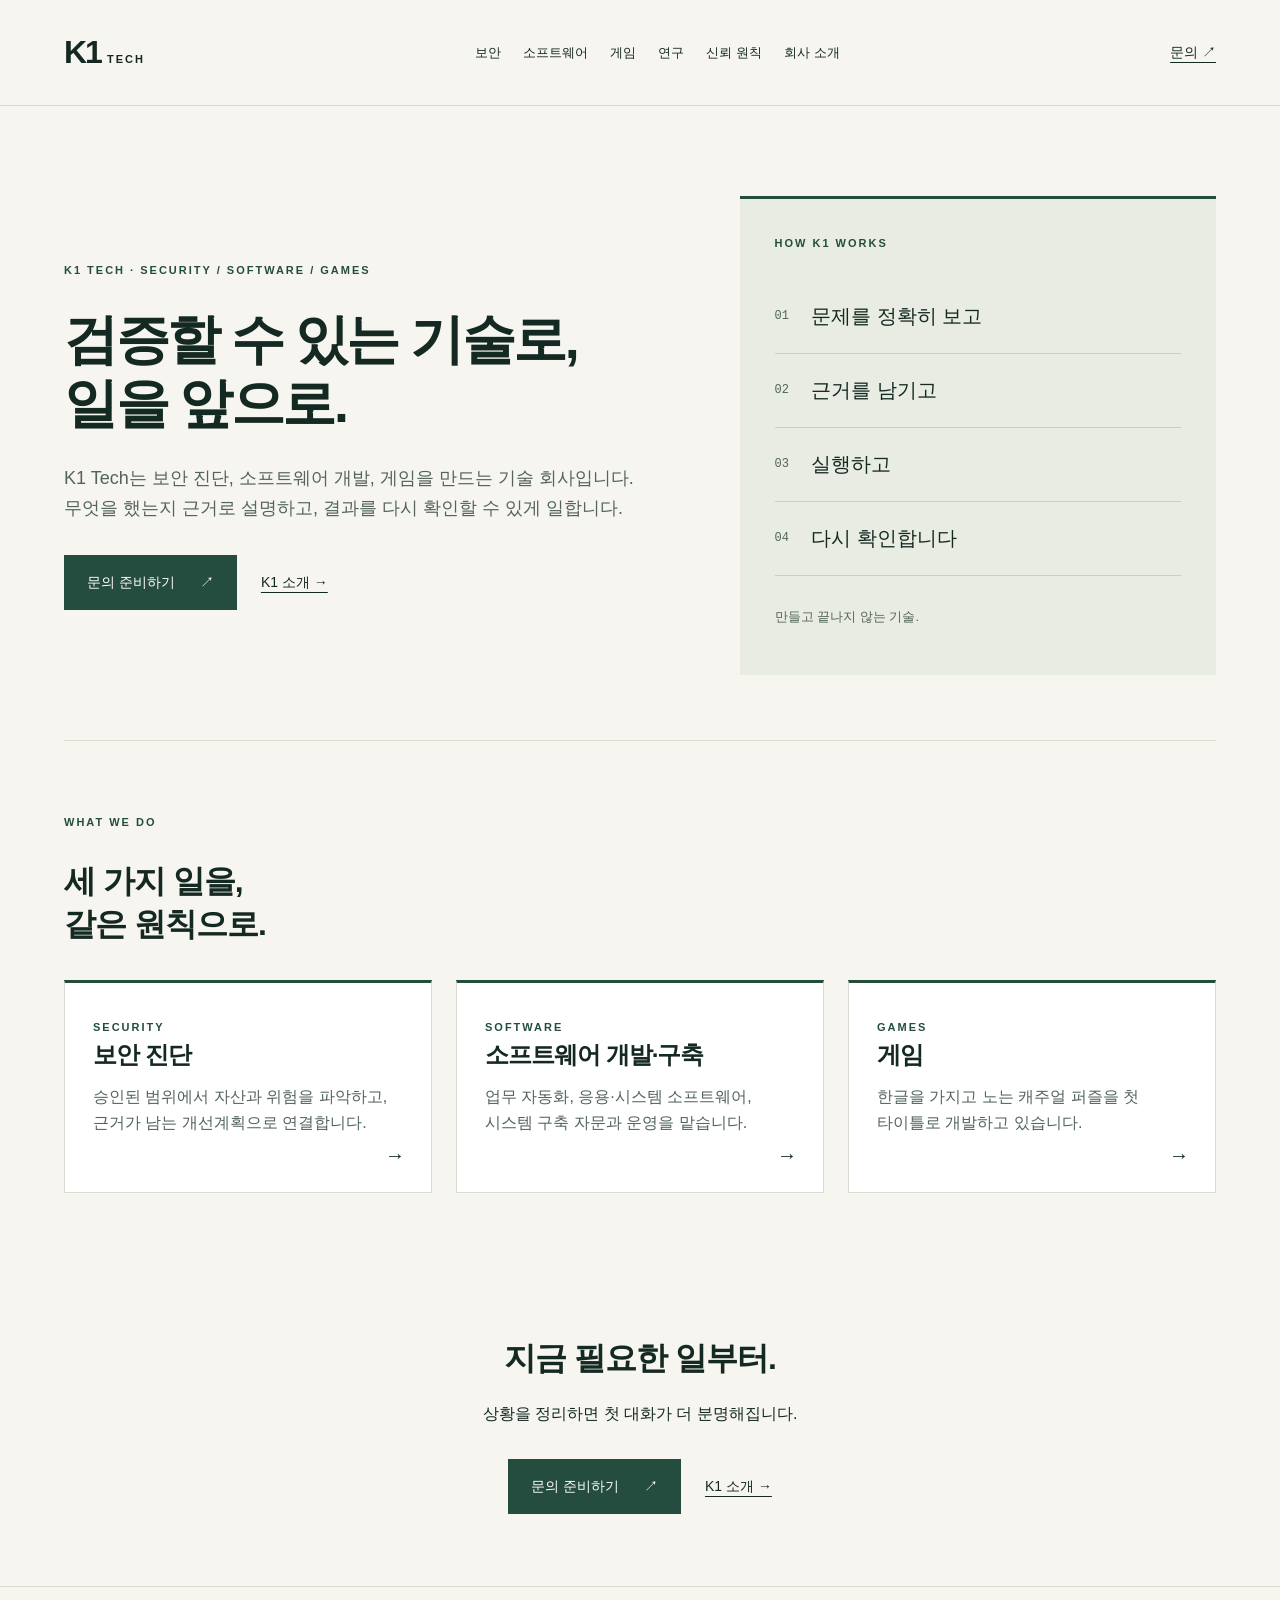
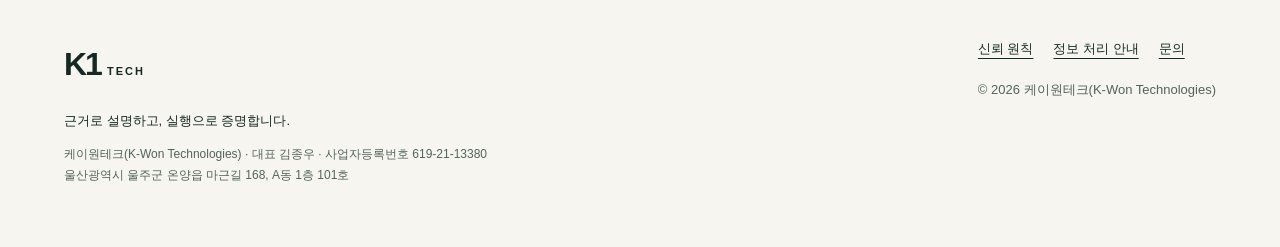
<file: index.html>
<!doctype html><html lang="ko"><head><meta charset="utf-8"><meta name="viewport" content="width=device-width,initial-scale=1"><title>K1 Tech | 보안·소프트웨어·게임</title><meta name="description" content="K1 Tech는 보안 진단, 소프트웨어 개발, 게임을 만드는 기술 회사입니다. 무엇을 했는지 근거로 설명하고, 결과를 다시 확인할 수 있게 일합니다."><meta name="robots" content="noindex,nofollow"><meta property="og:title" content="K1 Tech | 보안·소프트웨어·게임"><meta property="og:description" content="K1 Tech는 보안 진단, 소프트웨어 개발, 게임을 만드는 기술 회사입니다. 무엇을 했는지 근거로 설명하고, 결과를 다시 확인할 수 있게 일합니다."><meta property="og:type" content="website"><meta name="theme-color" content="#254d3f"><link rel="icon" href="/favicon.svg" type="image/svg+xml"><link rel="stylesheet" href="/style.css"><script type="module" src="/client.js"></script></head><body><a class="skip" href="#main">본문 바로가기</a><header><a class="brand" href="/" aria-label="K1 Tech 홈">K1<span>TECH</span></a><nav aria-label="주 메뉴"><a href="/security/">보안</a><a href="/software/">소프트웨어</a><a href="/games/">게임</a><a href="/research/">연구</a><a href="/trust/">신뢰 원칙</a><a href="/company/">회사 소개</a></nav><a class="header-cta" href="/contact/">문의 ↗</a></header><main id="main"><section class="hero home"><div><p class="eyebrow">K1 TECH · SECURITY / SOFTWARE / GAMES</p><h1>검증할 수 있는 기술로, 일을 앞으로.</h1><p class="intro">K1 Tech는 보안 진단, 소프트웨어 개발, 게임을 만드는 기술 회사입니다. 무엇을 했는지 근거로 설명하고, 결과를 다시 확인할 수 있게 일합니다.</p><div class="actions"><a class="button" href="/contact/">문의 준비하기 <span aria-hidden="true">↗</span></a><a class="text-link" href="/company/">K1 소개 →</a></div></div><aside class="flow" aria-label="K1이 일하는 순서"><p class="eyebrow">HOW K1 WORKS</p><ol><li><span>01</span>문제를 정확히 보고</li><li><span>02</span>근거를 남기고</li><li><span>03</span>실행하고</li><li><span>04</span>다시 확인합니다</li></ol><p>만들고 끝나지 않는 기술.</p></aside></section><section><div class="section-head"><p class="eyebrow">WHAT WE DO</p><h2>세 가지 일을,<br>같은 원칙으로.</h2></div><div class="lines"><a class="line" href="/security/"><span class="eyebrow">SECURITY</span><h2>보안 진단</h2><p>승인된 범위에서 자산과 위험을 파악하고, 근거가 남는 개선계획으로 연결합니다.</p><span class="more" aria-hidden="true">→</span></a><a class="line" href="/software/"><span class="eyebrow">SOFTWARE</span><h2>소프트웨어 개발·구축</h2><p>업무 자동화, 응용·시스템 소프트웨어, 시스템 구축 자문과 운영을 맡습니다.</p><span class="more" aria-hidden="true">→</span></a><a class="line" href="/games/"><span class="eyebrow">GAMES</span><h2>게임</h2><p>한글을 가지고 노는 캐주얼 퍼즐을 첫 타이틀로 개발하고 있습니다.</p><span class="more" aria-hidden="true">→</span></a></div></section><section class="closing"><h2>지금 필요한 일부터.</h2><p>상황을 정리하면 첫 대화가 더 분명해집니다.</p><div class="actions"><a class="button" href="/contact/">문의 준비하기 <span aria-hidden="true">↗</span></a><a class="text-link" href="/company/">K1 소개 →</a></div></section></main><footer><div><a class="brand" href="/">K1<span>TECH</span></a><p>근거로 설명하고, 실행으로 증명합니다.</p><p class="biz">케이원테크(K-Won Technologies) · 대표 김종우 · 사업자등록번호 619-21-13380<br>울산광역시 울주군 온양읍 마근길 168, A동 1층 101호</p></div><div><a href="/trust/">신뢰 원칙</a><a href="/privacy/">정보 처리 안내</a><a href="/contact/">문의</a><p class="muted">© 2026 케이원테크(K-Won Technologies)</p></div></footer></body></html>
</file>
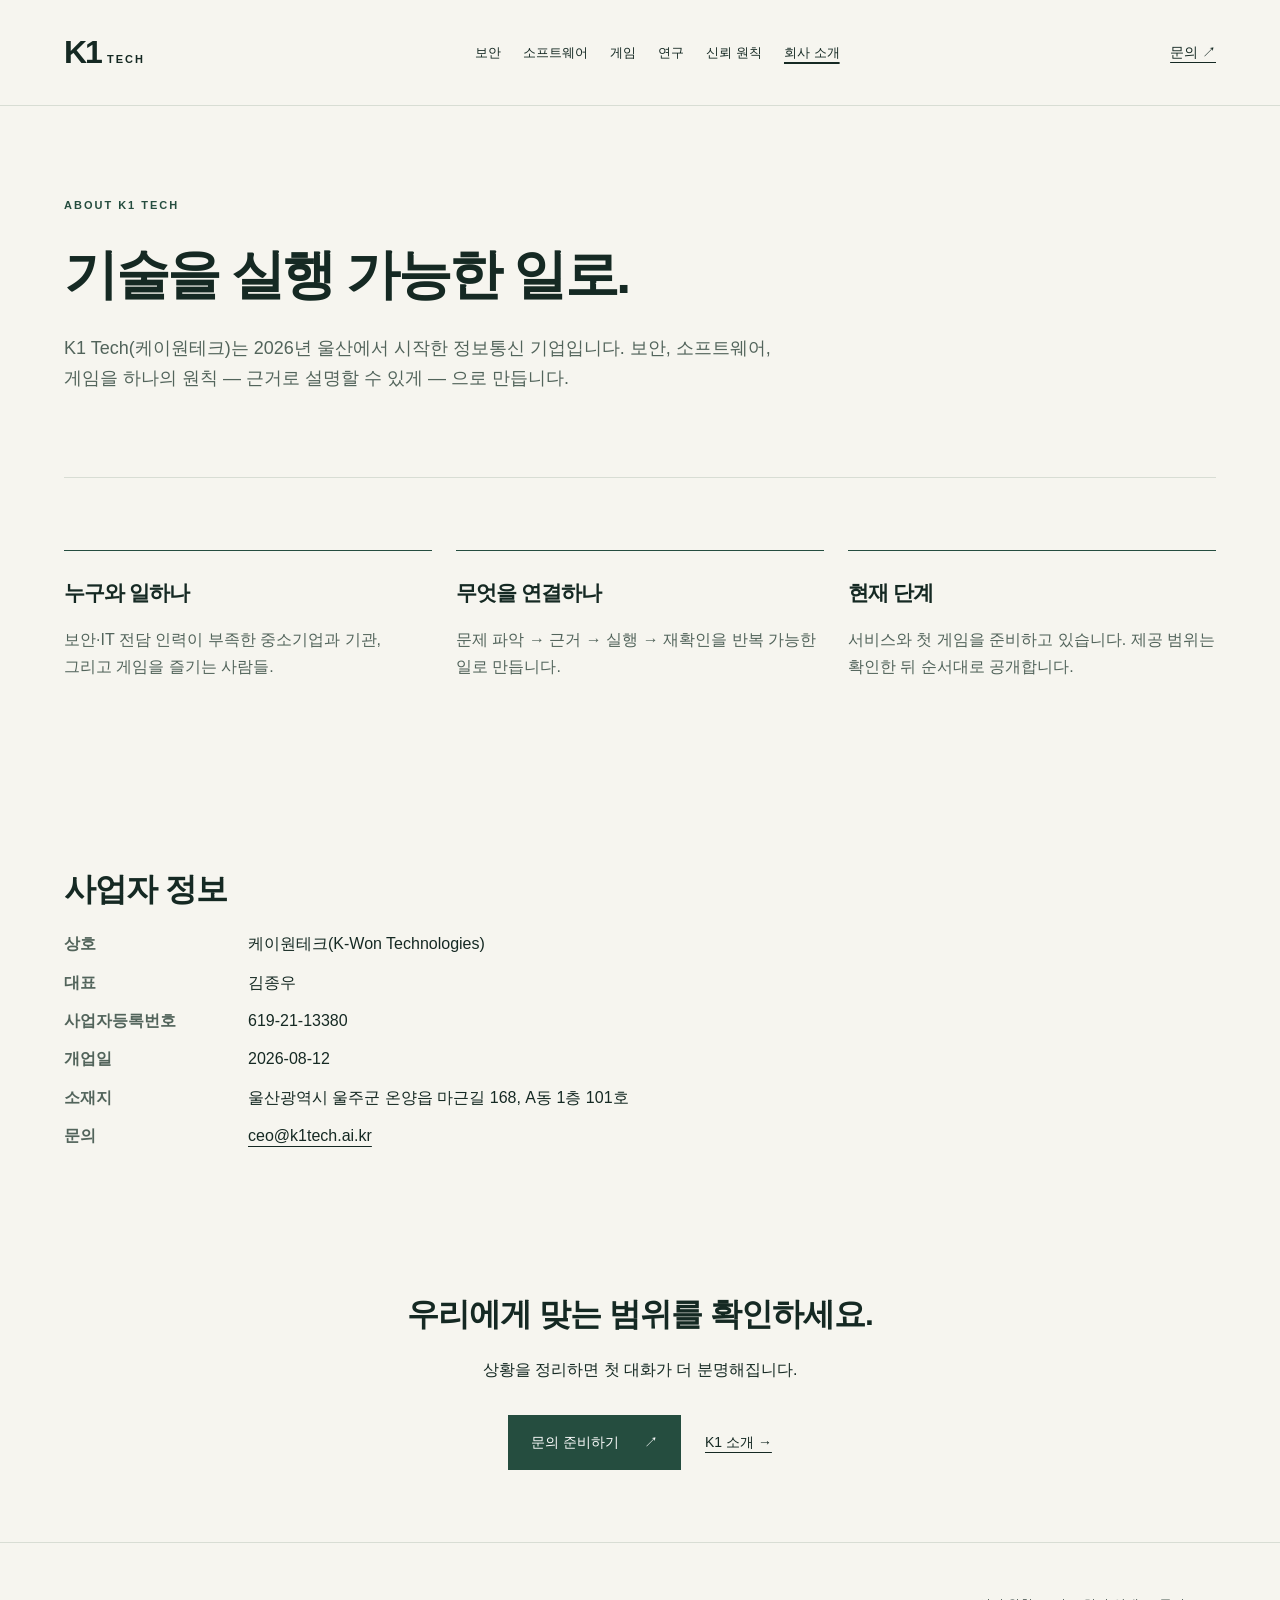
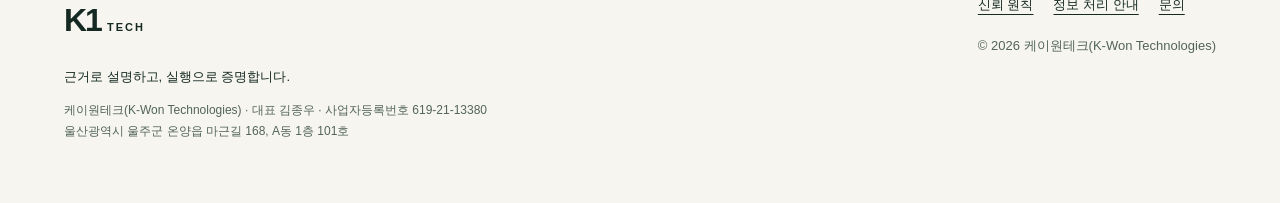
<file: company/index.html>
<!doctype html><html lang="ko"><head><meta charset="utf-8"><meta name="viewport" content="width=device-width,initial-scale=1"><title>기술을 실행 가능한 일로. | K1 Tech</title><meta name="description" content="K1 Tech(케이원테크)는 2026년 울산에서 시작한 정보통신 기업입니다. 보안, 소프트웨어, 게임을 하나의 원칙 — 근거로 설명할 수 있게 — 으로 만듭니다."><meta name="robots" content="noindex,nofollow"><meta property="og:title" content="기술을 실행 가능한 일로. | K1 Tech"><meta property="og:description" content="K1 Tech(케이원테크)는 2026년 울산에서 시작한 정보통신 기업입니다. 보안, 소프트웨어, 게임을 하나의 원칙 — 근거로 설명할 수 있게 — 으로 만듭니다."><meta property="og:type" content="website"><meta name="theme-color" content="#254d3f"><link rel="icon" href="/favicon.svg" type="image/svg+xml"><link rel="stylesheet" href="/style.css"><script type="module" src="/client.js"></script></head><body><a class="skip" href="#main">본문 바로가기</a><header><a class="brand" href="/" aria-label="K1 Tech 홈">K1<span>TECH</span></a><nav aria-label="주 메뉴"><a href="/security/">보안</a><a href="/software/">소프트웨어</a><a href="/games/">게임</a><a href="/research/">연구</a><a href="/trust/">신뢰 원칙</a><a href="/company/" aria-current="page">회사 소개</a></nav><a class="header-cta" href="/contact/">문의 ↗</a></header><main id="main"><section class="hero"><div><p class="eyebrow">ABOUT K1 TECH</p><h1>기술을 실행 가능한 일로.</h1><p class="intro">K1 Tech(케이원테크)는 2026년 울산에서 시작한 정보통신 기업입니다. 보안, 소프트웨어, 게임을 하나의 원칙 — 근거로 설명할 수 있게 — 으로 만듭니다.</p></div></section><section><div class="cards"><article class="card"><h2>누구와 일하나</h2><p>보안·IT 전담 인력이 부족한 중소기업과 기관, 그리고 게임을 즐기는 사람들.</p></article><article class="card"><h2>무엇을 연결하나</h2><p>문제 파악 → 근거 → 실행 → 재확인을 반복 가능한 일로 만듭니다.</p></article><article class="card"><h2>현재 단계</h2><p>서비스와 첫 게임을 준비하고 있습니다. 제공 범위는 확인한 뒤 순서대로 공개합니다.</p></article></div></section><section class="facts"><h2>사업자 정보</h2><dl><dt>상호</dt><dd>케이원테크(K-Won Technologies)</dd><dt>대표</dt><dd>김종우</dd><dt>사업자등록번호</dt><dd>619-21-13380</dd><dt>개업일</dt><dd>2026-08-12</dd><dt>소재지</dt><dd>울산광역시 울주군 온양읍 마근길 168, A동 1층 101호</dd><dt>문의</dt><dd><a href="mailto:ceo@k1tech.ai.kr?subject=K1%20Tech%20%EB%AC%B8%EC%9D%98">ceo@k1tech.ai.kr</a></dd></dl></section><section class="closing"><h2>우리에게 맞는 범위를 확인하세요.</h2><p>상황을 정리하면 첫 대화가 더 분명해집니다.</p><div class="actions"><a class="button" href="/contact/">문의 준비하기 <span aria-hidden="true">↗</span></a><a class="text-link" href="/company/">K1 소개 →</a></div></section></main><footer><div><a class="brand" href="/">K1<span>TECH</span></a><p>근거로 설명하고, 실행으로 증명합니다.</p><p class="biz">케이원테크(K-Won Technologies) · 대표 김종우 · 사업자등록번호 619-21-13380<br>울산광역시 울주군 온양읍 마근길 168, A동 1층 101호</p></div><div><a href="/trust/">신뢰 원칙</a><a href="/privacy/">정보 처리 안내</a><a href="/contact/">문의</a><p class="muted">© 2026 케이원테크(K-Won Technologies)</p></div></footer></body></html>
</file>
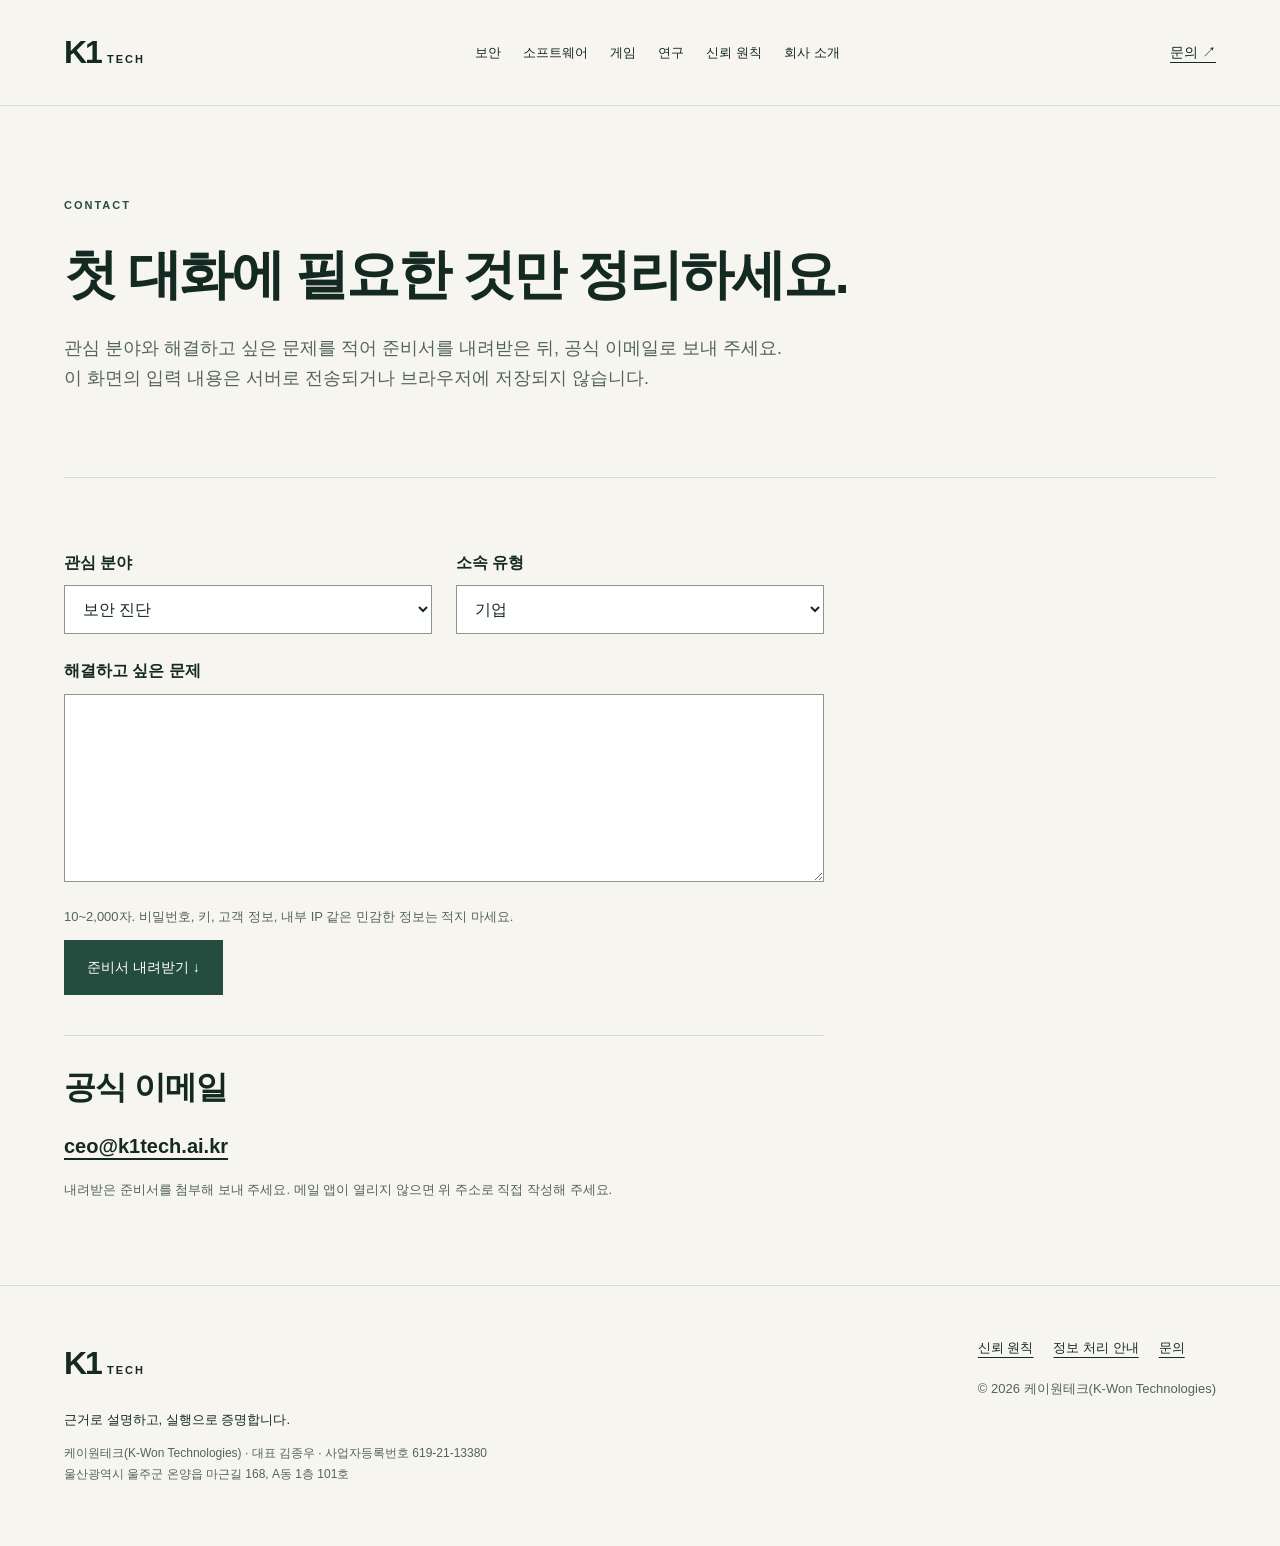
<file: contact/index.html>
<!doctype html><html lang="ko"><head><meta charset="utf-8"><meta name="viewport" content="width=device-width,initial-scale=1"><title>첫 대화에 필요한 것만 정리하세요. | K1 Tech</title><meta name="description" content="관심 분야와 해결하고 싶은 문제를 적어 준비서를 내려받은 뒤, 공식 이메일로 보내 주세요. 이 화면의 입력 내용은 서버로 전송되거나 브라우저에 저장되지 않습니다."><meta name="robots" content="noindex,nofollow"><meta property="og:title" content="첫 대화에 필요한 것만 정리하세요. | K1 Tech"><meta property="og:description" content="관심 분야와 해결하고 싶은 문제를 적어 준비서를 내려받은 뒤, 공식 이메일로 보내 주세요. 이 화면의 입력 내용은 서버로 전송되거나 브라우저에 저장되지 않습니다."><meta property="og:type" content="website"><meta name="theme-color" content="#254d3f"><link rel="icon" href="/favicon.svg" type="image/svg+xml"><link rel="stylesheet" href="/style.css"><script type="module" src="/client.js"></script></head><body><a class="skip" href="#main">본문 바로가기</a><header><a class="brand" href="/" aria-label="K1 Tech 홈">K1<span>TECH</span></a><nav aria-label="주 메뉴"><a href="/security/">보안</a><a href="/software/">소프트웨어</a><a href="/games/">게임</a><a href="/research/">연구</a><a href="/trust/">신뢰 원칙</a><a href="/company/">회사 소개</a></nav><a class="header-cta" href="/contact/">문의 ↗</a></header><main id="main"><section class="hero"><div><p class="eyebrow">CONTACT</p><h1>첫 대화에 필요한 것만 정리하세요.</h1><p class="intro">관심 분야와 해결하고 싶은 문제를 적어 준비서를 내려받은 뒤, 공식 이메일로 보내 주세요. 이 화면의 입력 내용은 서버로 전송되거나 브라우저에 저장되지 않습니다.</p></div></section><section class="form-section"><form id="contact-form"><div class="form-grid"><label>관심 분야<select name="service"><option>보안 진단</option><option>소프트웨어 개발·구축</option><option>게임·제휴</option><option>기타</option></select></label><label>소속 유형<select name="org"><option>기업</option><option>기관</option><option>개인</option></select></label></div><label>해결하고 싶은 문제<textarea name="problem" required minlength="10" maxlength="2000" rows="6" aria-describedby="input-help"></textarea></label><p id="input-help" class="muted">10~2,000자. 비밀번호, 키, 고객 정보, 내부 IP 같은 민감한 정보는 적지 마세요.</p><button class="button" type="submit">준비서 내려받기 ↓</button><p id="form-status" role="status"></p></form><div class="contact-email"><h2>공식 이메일</h2><p><a href="mailto:ceo@k1tech.ai.kr?subject=K1%20Tech%20%EB%AC%B8%EC%9D%98">ceo@k1tech.ai.kr</a></p><p class="muted">내려받은 준비서를 첨부해 보내 주세요. 메일 앱이 열리지 않으면 위 주소로 직접 작성해 주세요.</p></div></section></main><footer><div><a class="brand" href="/">K1<span>TECH</span></a><p>근거로 설명하고, 실행으로 증명합니다.</p><p class="biz">케이원테크(K-Won Technologies) · 대표 김종우 · 사업자등록번호 619-21-13380<br>울산광역시 울주군 온양읍 마근길 168, A동 1층 101호</p></div><div><a href="/trust/">신뢰 원칙</a><a href="/privacy/">정보 처리 안내</a><a href="/contact/">문의</a><p class="muted">© 2026 케이원테크(K-Won Technologies)</p></div></footer></body></html>
</file>
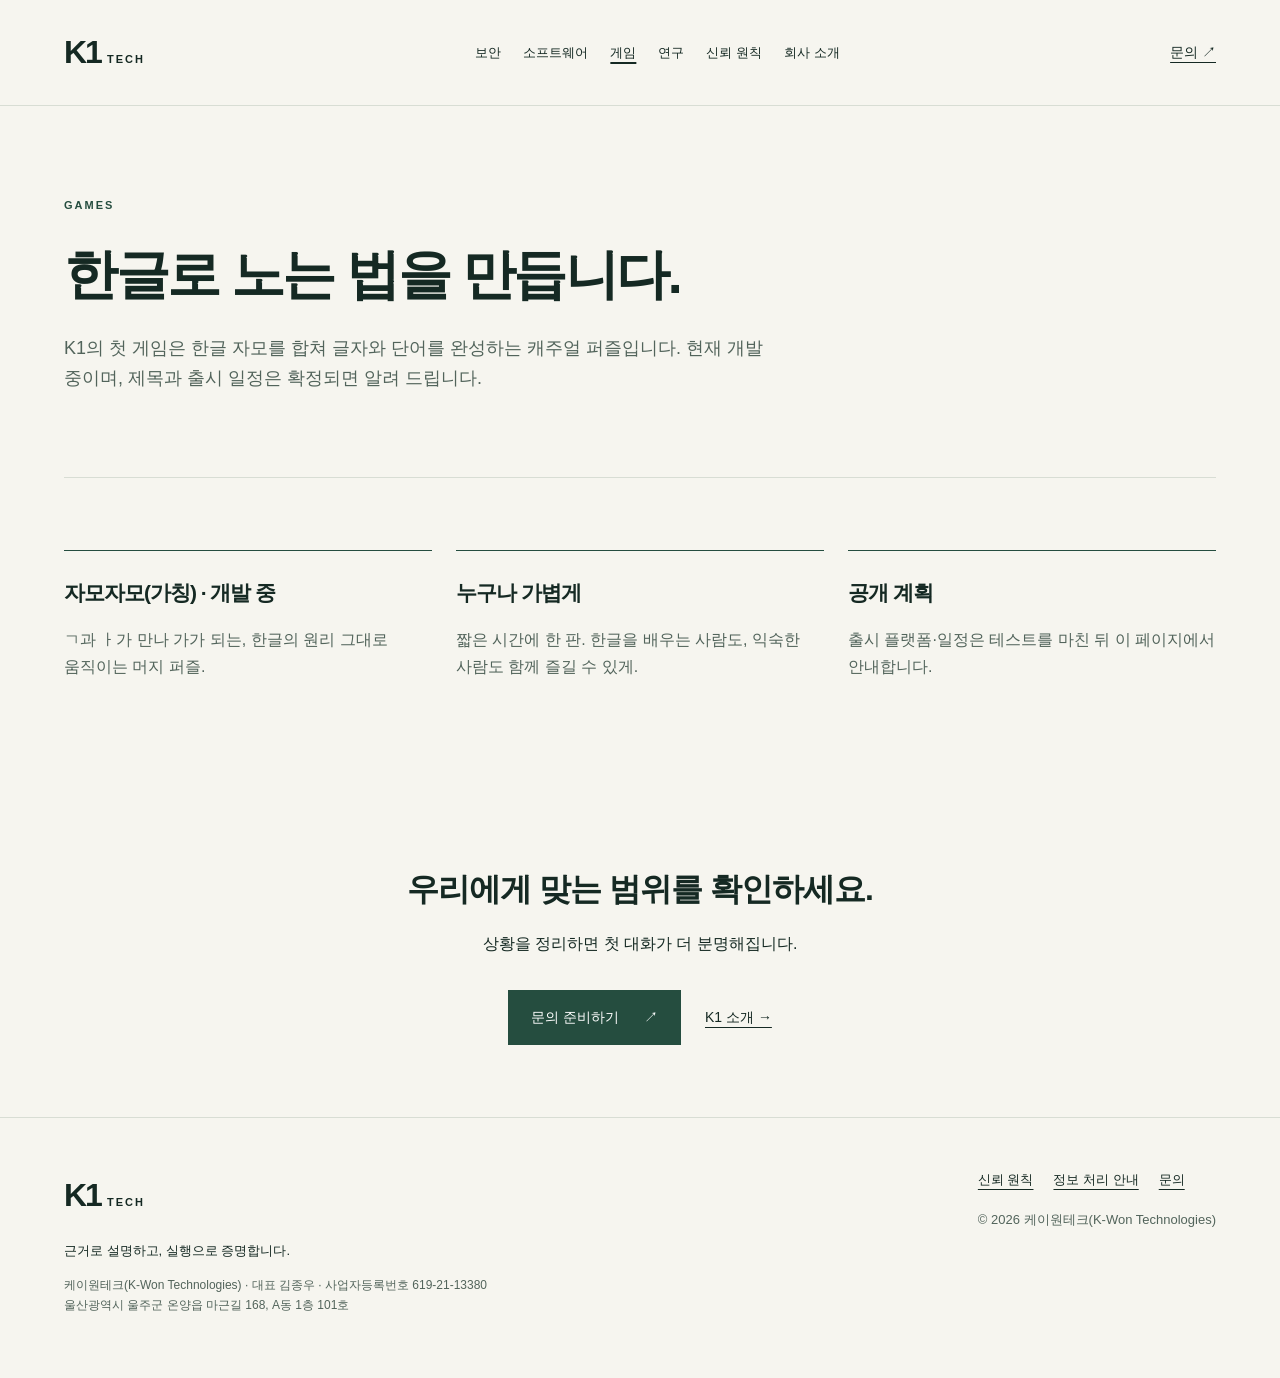
<file: games/index.html>
<!doctype html><html lang="ko"><head><meta charset="utf-8"><meta name="viewport" content="width=device-width,initial-scale=1"><title>한글로 노는 법을 만듭니다. | K1 Tech</title><meta name="description" content="K1의 첫 게임은 한글 자모를 합쳐 글자와 단어를 완성하는 캐주얼 퍼즐입니다. 현재 개발 중이며, 제목과 출시 일정은 확정되면 알려 드립니다."><meta name="robots" content="noindex,nofollow"><meta property="og:title" content="한글로 노는 법을 만듭니다. | K1 Tech"><meta property="og:description" content="K1의 첫 게임은 한글 자모를 합쳐 글자와 단어를 완성하는 캐주얼 퍼즐입니다. 현재 개발 중이며, 제목과 출시 일정은 확정되면 알려 드립니다."><meta property="og:type" content="website"><meta name="theme-color" content="#254d3f"><link rel="icon" href="/favicon.svg" type="image/svg+xml"><link rel="stylesheet" href="/style.css"><script type="module" src="/client.js"></script></head><body><a class="skip" href="#main">본문 바로가기</a><header><a class="brand" href="/" aria-label="K1 Tech 홈">K1<span>TECH</span></a><nav aria-label="주 메뉴"><a href="/security/">보안</a><a href="/software/">소프트웨어</a><a href="/games/" aria-current="page">게임</a><a href="/research/">연구</a><a href="/trust/">신뢰 원칙</a><a href="/company/">회사 소개</a></nav><a class="header-cta" href="/contact/">문의 ↗</a></header><main id="main"><section class="hero"><div><p class="eyebrow">GAMES</p><h1>한글로 노는 법을 만듭니다.</h1><p class="intro">K1의 첫 게임은 한글 자모를 합쳐 글자와 단어를 완성하는 캐주얼 퍼즐입니다. 현재 개발 중이며, 제목과 출시 일정은 확정되면 알려 드립니다.</p></div></section><section><div class="cards"><article class="card"><h2>자모자모(가칭) · 개발 중</h2><p>ㄱ과 ㅏ가 만나 가가 되는, 한글의 원리 그대로 움직이는 머지 퍼즐.</p></article><article class="card"><h2>누구나 가볍게</h2><p>짧은 시간에 한 판. 한글을 배우는 사람도, 익숙한 사람도 함께 즐길 수 있게.</p></article><article class="card"><h2>공개 계획</h2><p>출시 플랫폼·일정은 테스트를 마친 뒤 이 페이지에서 안내합니다.</p></article></div></section><section class="closing"><h2>우리에게 맞는 범위를 확인하세요.</h2><p>상황을 정리하면 첫 대화가 더 분명해집니다.</p><div class="actions"><a class="button" href="/contact/">문의 준비하기 <span aria-hidden="true">↗</span></a><a class="text-link" href="/company/">K1 소개 →</a></div></section></main><footer><div><a class="brand" href="/">K1<span>TECH</span></a><p>근거로 설명하고, 실행으로 증명합니다.</p><p class="biz">케이원테크(K-Won Technologies) · 대표 김종우 · 사업자등록번호 619-21-13380<br>울산광역시 울주군 온양읍 마근길 168, A동 1층 101호</p></div><div><a href="/trust/">신뢰 원칙</a><a href="/privacy/">정보 처리 안내</a><a href="/contact/">문의</a><p class="muted">© 2026 케이원테크(K-Won Technologies)</p></div></footer></body></html>
</file>
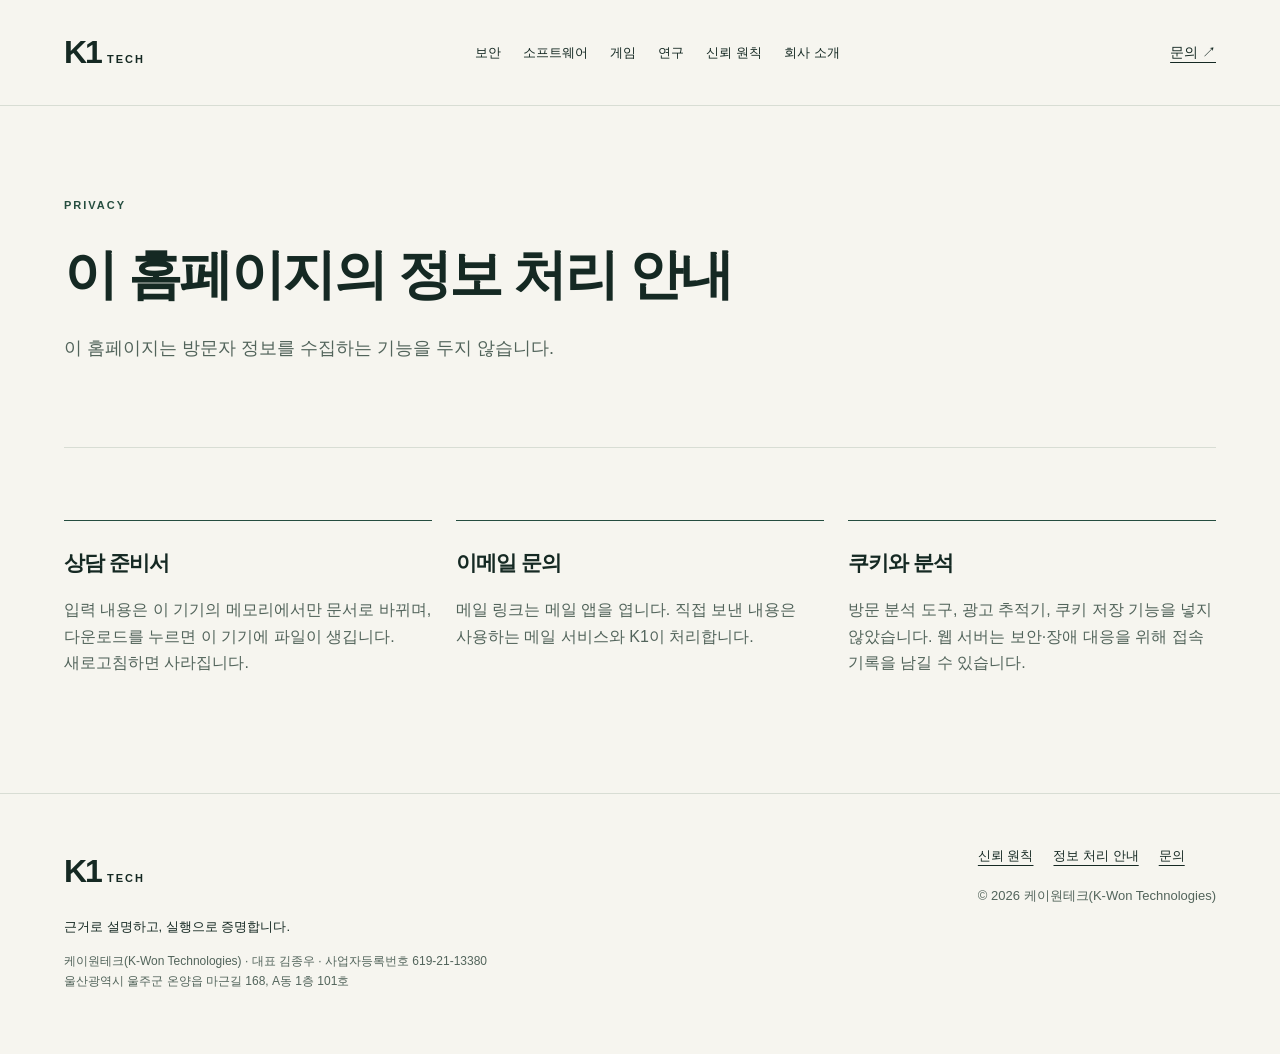
<file: privacy/index.html>
<!doctype html><html lang="ko"><head><meta charset="utf-8"><meta name="viewport" content="width=device-width,initial-scale=1"><title>이 홈페이지의 정보 처리 안내 | K1 Tech</title><meta name="description" content="이 홈페이지는 방문자 정보를 수집하는 기능을 두지 않습니다."><meta name="robots" content="noindex,nofollow"><meta property="og:title" content="이 홈페이지의 정보 처리 안내 | K1 Tech"><meta property="og:description" content="이 홈페이지는 방문자 정보를 수집하는 기능을 두지 않습니다."><meta property="og:type" content="website"><meta name="theme-color" content="#254d3f"><link rel="icon" href="/favicon.svg" type="image/svg+xml"><link rel="stylesheet" href="/style.css"><script type="module" src="/client.js"></script></head><body><a class="skip" href="#main">본문 바로가기</a><header><a class="brand" href="/" aria-label="K1 Tech 홈">K1<span>TECH</span></a><nav aria-label="주 메뉴"><a href="/security/">보안</a><a href="/software/">소프트웨어</a><a href="/games/">게임</a><a href="/research/">연구</a><a href="/trust/">신뢰 원칙</a><a href="/company/">회사 소개</a></nav><a class="header-cta" href="/contact/">문의 ↗</a></header><main id="main"><section class="hero"><div><p class="eyebrow">PRIVACY</p><h1>이 홈페이지의 정보 처리 안내</h1><p class="intro">이 홈페이지는 방문자 정보를 수집하는 기능을 두지 않습니다.</p></div></section><section><div class="cards"><article class="card"><h2>상담 준비서</h2><p>입력 내용은 이 기기의 메모리에서만 문서로 바뀌며, 다운로드를 누르면 이 기기에 파일이 생깁니다. 새로고침하면 사라집니다.</p></article><article class="card"><h2>이메일 문의</h2><p>메일 링크는 메일 앱을 엽니다. 직접 보낸 내용은 사용하는 메일 서비스와 K1이 처리합니다.</p></article><article class="card"><h2>쿠키와 분석</h2><p>방문 분석 도구, 광고 추적기, 쿠키 저장 기능을 넣지 않았습니다. 웹 서버는 보안·장애 대응을 위해 접속 기록을 남길 수 있습니다.</p></article></div></section></main><footer><div><a class="brand" href="/">K1<span>TECH</span></a><p>근거로 설명하고, 실행으로 증명합니다.</p><p class="biz">케이원테크(K-Won Technologies) · 대표 김종우 · 사업자등록번호 619-21-13380<br>울산광역시 울주군 온양읍 마근길 168, A동 1층 101호</p></div><div><a href="/trust/">신뢰 원칙</a><a href="/privacy/">정보 처리 안내</a><a href="/contact/">문의</a><p class="muted">© 2026 케이원테크(K-Won Technologies)</p></div></footer></body></html>
</file>
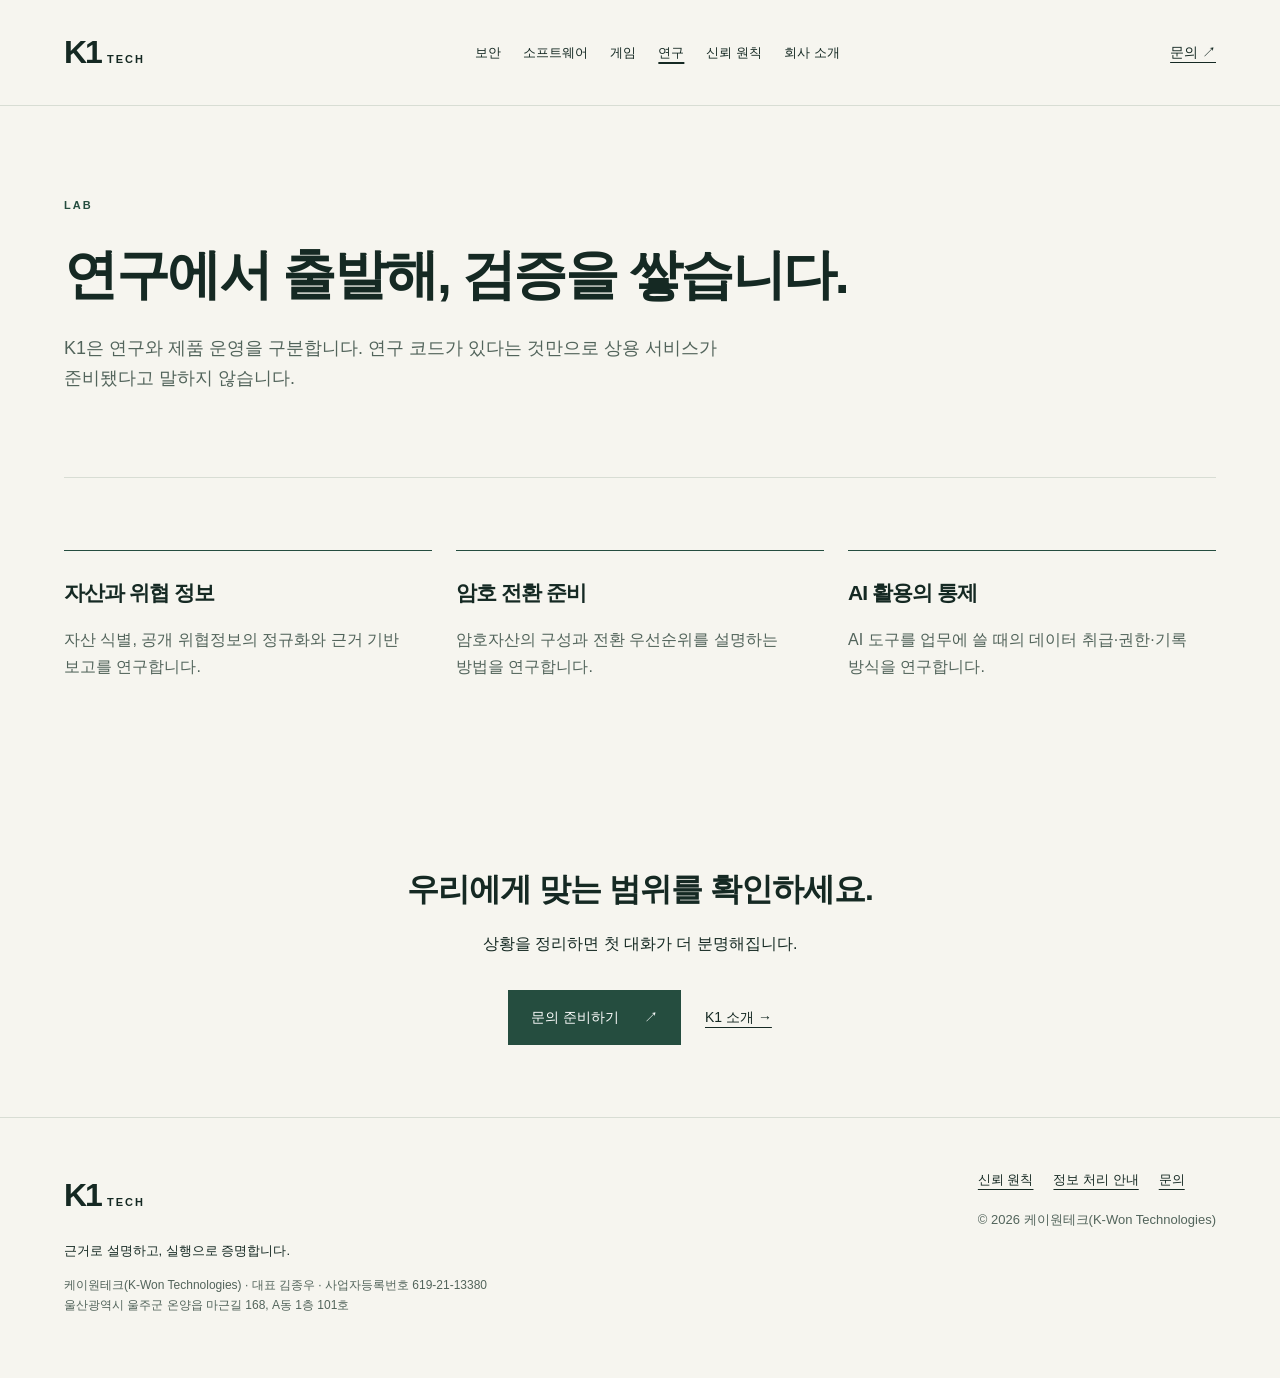
<file: research/index.html>
<!doctype html><html lang="ko"><head><meta charset="utf-8"><meta name="viewport" content="width=device-width,initial-scale=1"><title>연구에서 출발해, 검증을 쌓습니다. | K1 Tech</title><meta name="description" content="K1은 연구와 제품 운영을 구분합니다. 연구 코드가 있다는 것만으로 상용 서비스가 준비됐다고 말하지 않습니다."><meta name="robots" content="noindex,nofollow"><meta property="og:title" content="연구에서 출발해, 검증을 쌓습니다. | K1 Tech"><meta property="og:description" content="K1은 연구와 제품 운영을 구분합니다. 연구 코드가 있다는 것만으로 상용 서비스가 준비됐다고 말하지 않습니다."><meta property="og:type" content="website"><meta name="theme-color" content="#254d3f"><link rel="icon" href="/favicon.svg" type="image/svg+xml"><link rel="stylesheet" href="/style.css"><script type="module" src="/client.js"></script></head><body><a class="skip" href="#main">본문 바로가기</a><header><a class="brand" href="/" aria-label="K1 Tech 홈">K1<span>TECH</span></a><nav aria-label="주 메뉴"><a href="/security/">보안</a><a href="/software/">소프트웨어</a><a href="/games/">게임</a><a href="/research/" aria-current="page">연구</a><a href="/trust/">신뢰 원칙</a><a href="/company/">회사 소개</a></nav><a class="header-cta" href="/contact/">문의 ↗</a></header><main id="main"><section class="hero"><div><p class="eyebrow">LAB</p><h1>연구에서 출발해, 검증을 쌓습니다.</h1><p class="intro">K1은 연구와 제품 운영을 구분합니다. 연구 코드가 있다는 것만으로 상용 서비스가 준비됐다고 말하지 않습니다.</p></div></section><section><div class="cards"><article class="card"><h2>자산과 위협 정보</h2><p>자산 식별, 공개 위협정보의 정규화와 근거 기반 보고를 연구합니다.</p></article><article class="card"><h2>암호 전환 준비</h2><p>암호자산의 구성과 전환 우선순위를 설명하는 방법을 연구합니다.</p></article><article class="card"><h2>AI 활용의 통제</h2><p>AI 도구를 업무에 쓸 때의 데이터 취급·권한·기록 방식을 연구합니다.</p></article></div></section><section class="closing"><h2>우리에게 맞는 범위를 확인하세요.</h2><p>상황을 정리하면 첫 대화가 더 분명해집니다.</p><div class="actions"><a class="button" href="/contact/">문의 준비하기 <span aria-hidden="true">↗</span></a><a class="text-link" href="/company/">K1 소개 →</a></div></section></main><footer><div><a class="brand" href="/">K1<span>TECH</span></a><p>근거로 설명하고, 실행으로 증명합니다.</p><p class="biz">케이원테크(K-Won Technologies) · 대표 김종우 · 사업자등록번호 619-21-13380<br>울산광역시 울주군 온양읍 마근길 168, A동 1층 101호</p></div><div><a href="/trust/">신뢰 원칙</a><a href="/privacy/">정보 처리 안내</a><a href="/contact/">문의</a><p class="muted">© 2026 케이원테크(K-Won Technologies)</p></div></footer></body></html>
</file>
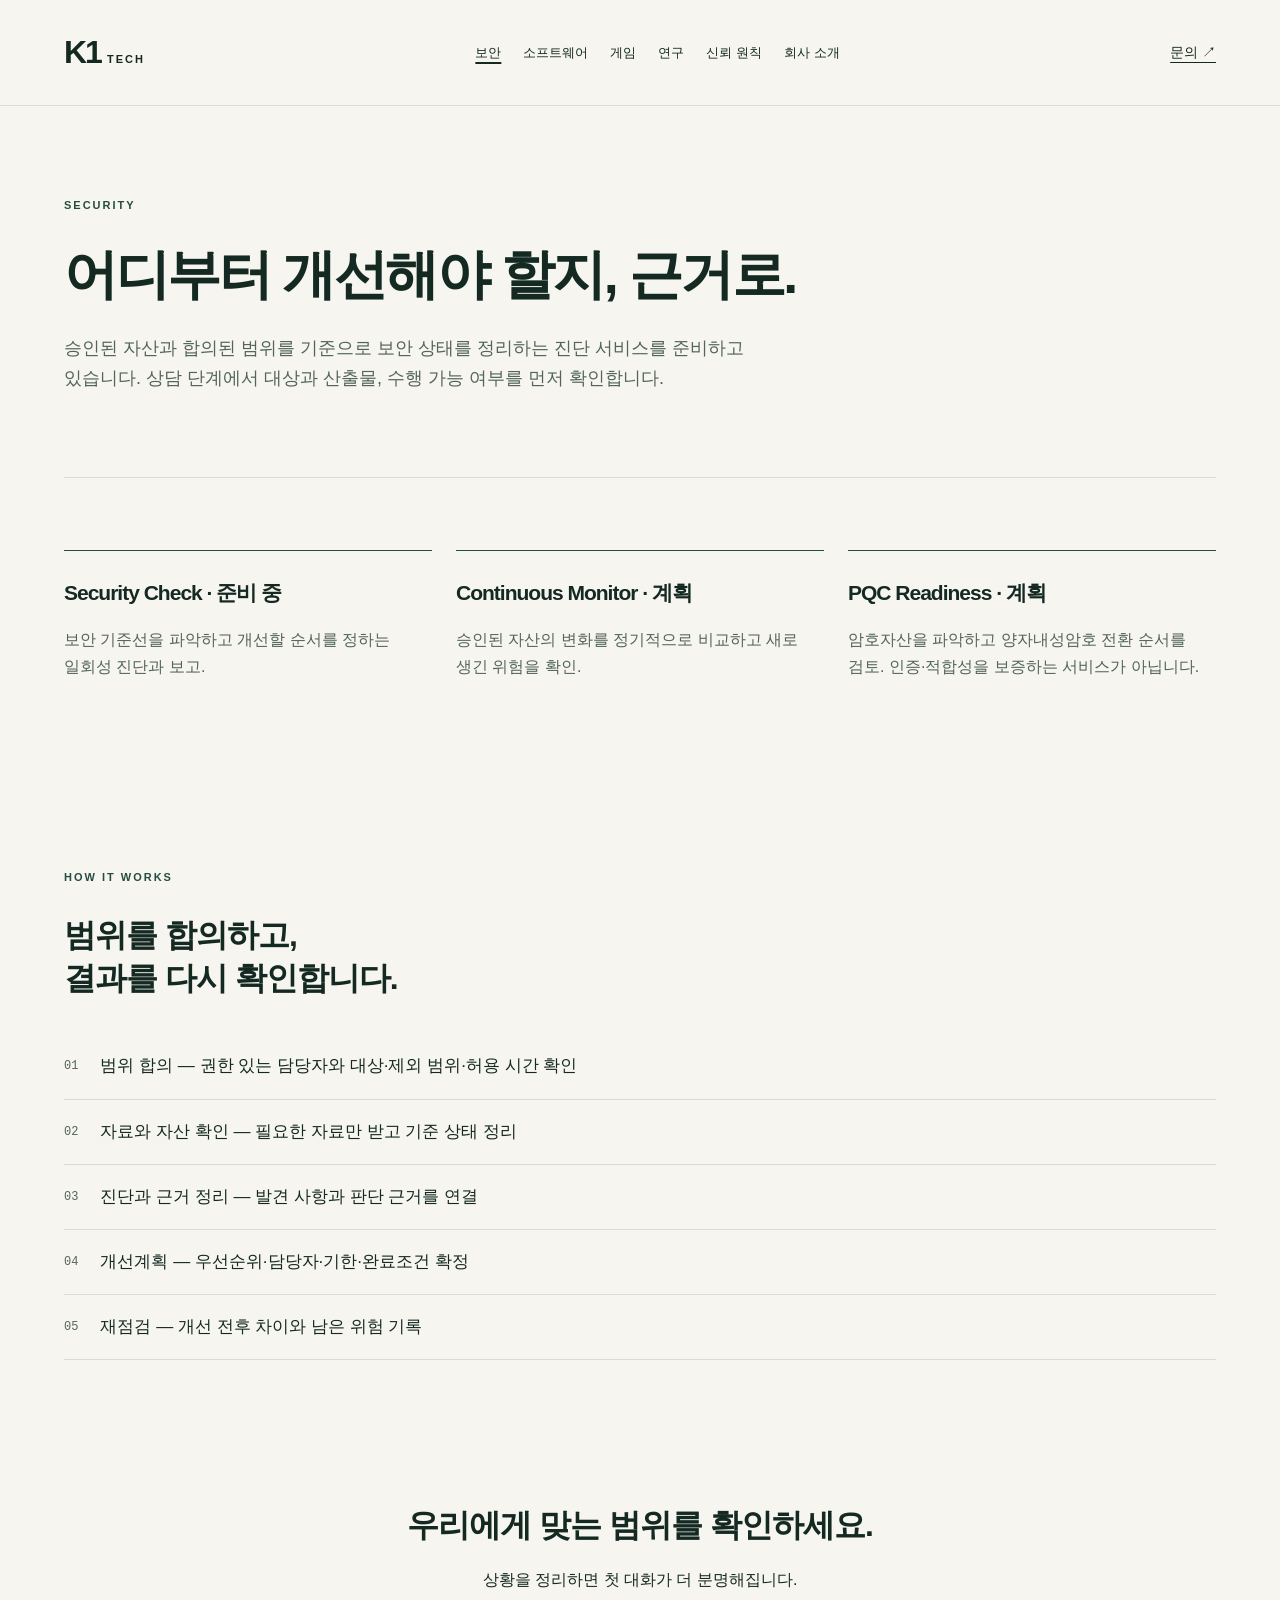
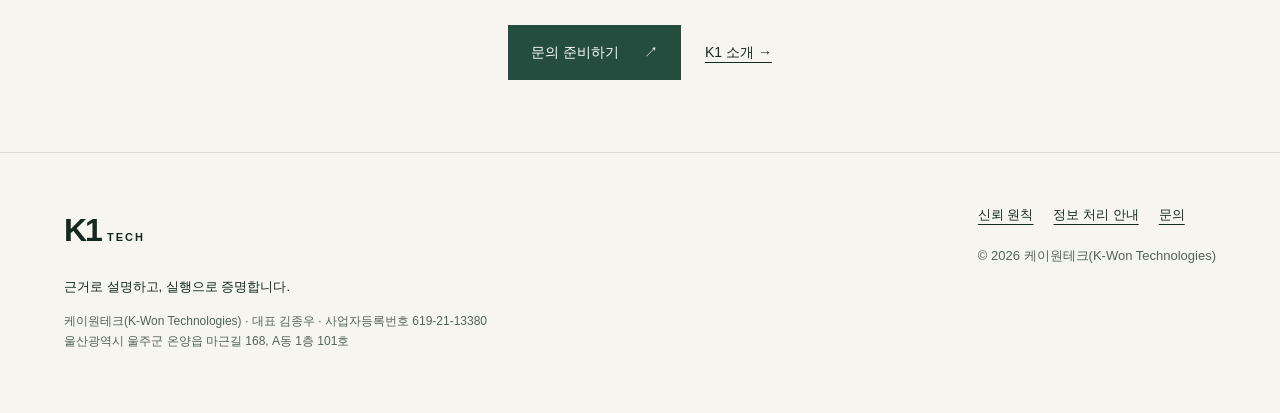
<file: security/index.html>
<!doctype html><html lang="ko"><head><meta charset="utf-8"><meta name="viewport" content="width=device-width,initial-scale=1"><title>어디부터 개선해야 할지, 근거로. | K1 Tech</title><meta name="description" content="승인된 자산과 합의된 범위를 기준으로 보안 상태를 정리하는 진단 서비스를 준비하고 있습니다. 상담 단계에서 대상과 산출물, 수행 가능 여부를 먼저 확인합니다."><meta name="robots" content="noindex,nofollow"><meta property="og:title" content="어디부터 개선해야 할지, 근거로. | K1 Tech"><meta property="og:description" content="승인된 자산과 합의된 범위를 기준으로 보안 상태를 정리하는 진단 서비스를 준비하고 있습니다. 상담 단계에서 대상과 산출물, 수행 가능 여부를 먼저 확인합니다."><meta property="og:type" content="website"><meta name="theme-color" content="#254d3f"><link rel="icon" href="/favicon.svg" type="image/svg+xml"><link rel="stylesheet" href="/style.css"><script type="module" src="/client.js"></script></head><body><a class="skip" href="#main">본문 바로가기</a><header><a class="brand" href="/" aria-label="K1 Tech 홈">K1<span>TECH</span></a><nav aria-label="주 메뉴"><a href="/security/" aria-current="page">보안</a><a href="/software/">소프트웨어</a><a href="/games/">게임</a><a href="/research/">연구</a><a href="/trust/">신뢰 원칙</a><a href="/company/">회사 소개</a></nav><a class="header-cta" href="/contact/">문의 ↗</a></header><main id="main"><section class="hero"><div><p class="eyebrow">SECURITY</p><h1>어디부터 개선해야 할지, 근거로.</h1><p class="intro">승인된 자산과 합의된 범위를 기준으로 보안 상태를 정리하는 진단 서비스를 준비하고 있습니다. 상담 단계에서 대상과 산출물, 수행 가능 여부를 먼저 확인합니다.</p></div></section><section><div class="cards"><article class="card"><h2>Security Check · 준비 중</h2><p>보안 기준선을 파악하고 개선할 순서를 정하는 일회성 진단과 보고.</p></article><article class="card"><h2>Continuous Monitor · 계획</h2><p>승인된 자산의 변화를 정기적으로 비교하고 새로 생긴 위험을 확인.</p></article><article class="card"><h2>PQC Readiness · 계획</h2><p>암호자산을 파악하고 양자내성암호 전환 순서를 검토. 인증·적합성을 보증하는 서비스가 아닙니다.</p></article></div></section><section><div class="section-head"><p class="eyebrow">HOW IT WORKS</p><h2>범위를 합의하고,<br>결과를 다시 확인합니다.</h2></div><ol class="steps"><li>범위 합의 — 권한 있는 담당자와 대상·제외 범위·허용 시간 확인</li><li>자료와 자산 확인 — 필요한 자료만 받고 기준 상태 정리</li><li>진단과 근거 정리 — 발견 사항과 판단 근거를 연결</li><li>개선계획 — 우선순위·담당자·기한·완료조건 확정</li><li>재점검 — 개선 전후 차이와 남은 위험 기록</li></ol></section><section class="closing"><h2>우리에게 맞는 범위를 확인하세요.</h2><p>상황을 정리하면 첫 대화가 더 분명해집니다.</p><div class="actions"><a class="button" href="/contact/">문의 준비하기 <span aria-hidden="true">↗</span></a><a class="text-link" href="/company/">K1 소개 →</a></div></section></main><footer><div><a class="brand" href="/">K1<span>TECH</span></a><p>근거로 설명하고, 실행으로 증명합니다.</p><p class="biz">케이원테크(K-Won Technologies) · 대표 김종우 · 사업자등록번호 619-21-13380<br>울산광역시 울주군 온양읍 마근길 168, A동 1층 101호</p></div><div><a href="/trust/">신뢰 원칙</a><a href="/privacy/">정보 처리 안내</a><a href="/contact/">문의</a><p class="muted">© 2026 케이원테크(K-Won Technologies)</p></div></footer></body></html>
</file>
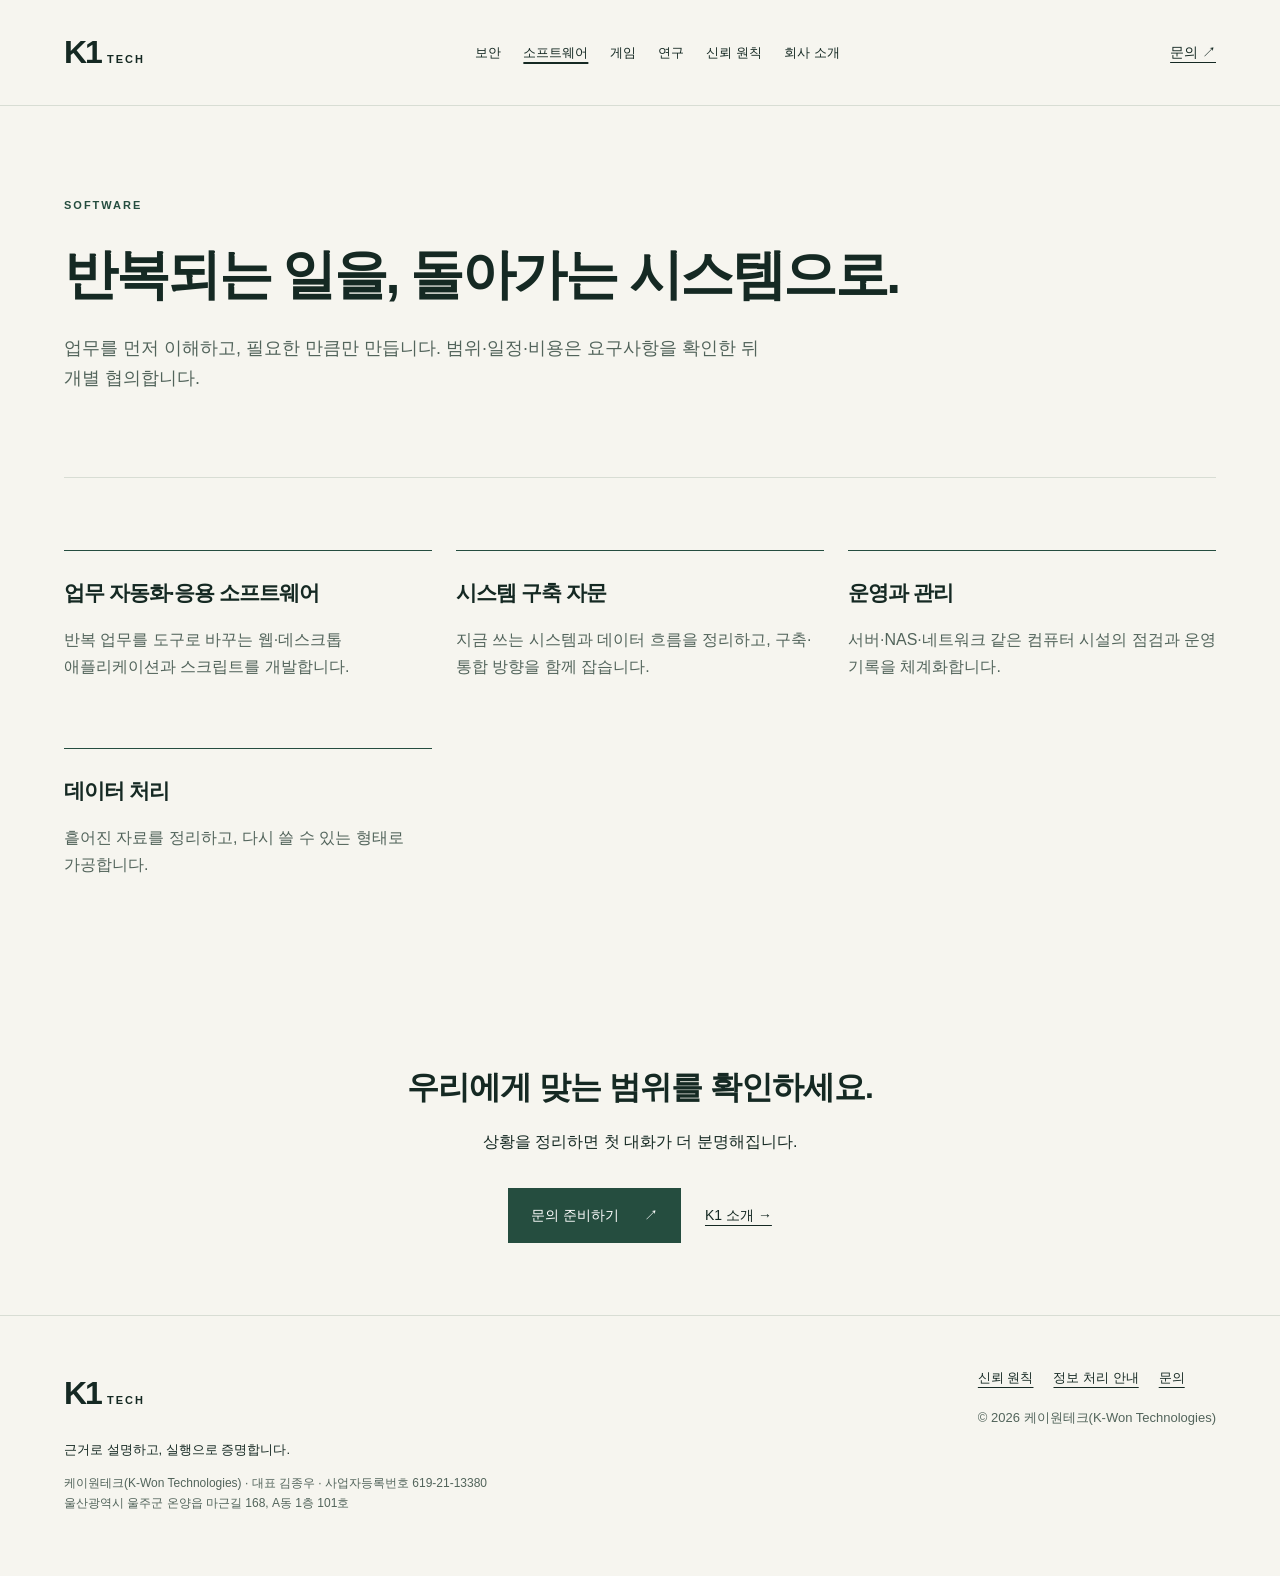
<file: software/index.html>
<!doctype html><html lang="ko"><head><meta charset="utf-8"><meta name="viewport" content="width=device-width,initial-scale=1"><title>반복되는 일을, 돌아가는 시스템으로. | K1 Tech</title><meta name="description" content="업무를 먼저 이해하고, 필요한 만큼만 만듭니다. 범위·일정·비용은 요구사항을 확인한 뒤 개별 협의합니다."><meta name="robots" content="noindex,nofollow"><meta property="og:title" content="반복되는 일을, 돌아가는 시스템으로. | K1 Tech"><meta property="og:description" content="업무를 먼저 이해하고, 필요한 만큼만 만듭니다. 범위·일정·비용은 요구사항을 확인한 뒤 개별 협의합니다."><meta property="og:type" content="website"><meta name="theme-color" content="#254d3f"><link rel="icon" href="/favicon.svg" type="image/svg+xml"><link rel="stylesheet" href="/style.css"><script type="module" src="/client.js"></script></head><body><a class="skip" href="#main">본문 바로가기</a><header><a class="brand" href="/" aria-label="K1 Tech 홈">K1<span>TECH</span></a><nav aria-label="주 메뉴"><a href="/security/">보안</a><a href="/software/" aria-current="page">소프트웨어</a><a href="/games/">게임</a><a href="/research/">연구</a><a href="/trust/">신뢰 원칙</a><a href="/company/">회사 소개</a></nav><a class="header-cta" href="/contact/">문의 ↗</a></header><main id="main"><section class="hero"><div><p class="eyebrow">SOFTWARE</p><h1>반복되는 일을, 돌아가는 시스템으로.</h1><p class="intro">업무를 먼저 이해하고, 필요한 만큼만 만듭니다. 범위·일정·비용은 요구사항을 확인한 뒤 개별 협의합니다.</p></div></section><section><div class="cards"><article class="card"><h2>업무 자동화·응용 소프트웨어</h2><p>반복 업무를 도구로 바꾸는 웹·데스크톱 애플리케이션과 스크립트를 개발합니다.</p></article><article class="card"><h2>시스템 구축 자문</h2><p>지금 쓰는 시스템과 데이터 흐름을 정리하고, 구축·통합 방향을 함께 잡습니다.</p></article><article class="card"><h2>운영과 관리</h2><p>서버·NAS·네트워크 같은 컴퓨터 시설의 점검과 운영 기록을 체계화합니다.</p></article><article class="card"><h2>데이터 처리</h2><p>흩어진 자료를 정리하고, 다시 쓸 수 있는 형태로 가공합니다.</p></article></div></section><section class="closing"><h2>우리에게 맞는 범위를 확인하세요.</h2><p>상황을 정리하면 첫 대화가 더 분명해집니다.</p><div class="actions"><a class="button" href="/contact/">문의 준비하기 <span aria-hidden="true">↗</span></a><a class="text-link" href="/company/">K1 소개 →</a></div></section></main><footer><div><a class="brand" href="/">K1<span>TECH</span></a><p>근거로 설명하고, 실행으로 증명합니다.</p><p class="biz">케이원테크(K-Won Technologies) · 대표 김종우 · 사업자등록번호 619-21-13380<br>울산광역시 울주군 온양읍 마근길 168, A동 1층 101호</p></div><div><a href="/trust/">신뢰 원칙</a><a href="/privacy/">정보 처리 안내</a><a href="/contact/">문의</a><p class="muted">© 2026 케이원테크(K-Won Technologies)</p></div></footer></body></html>
</file>
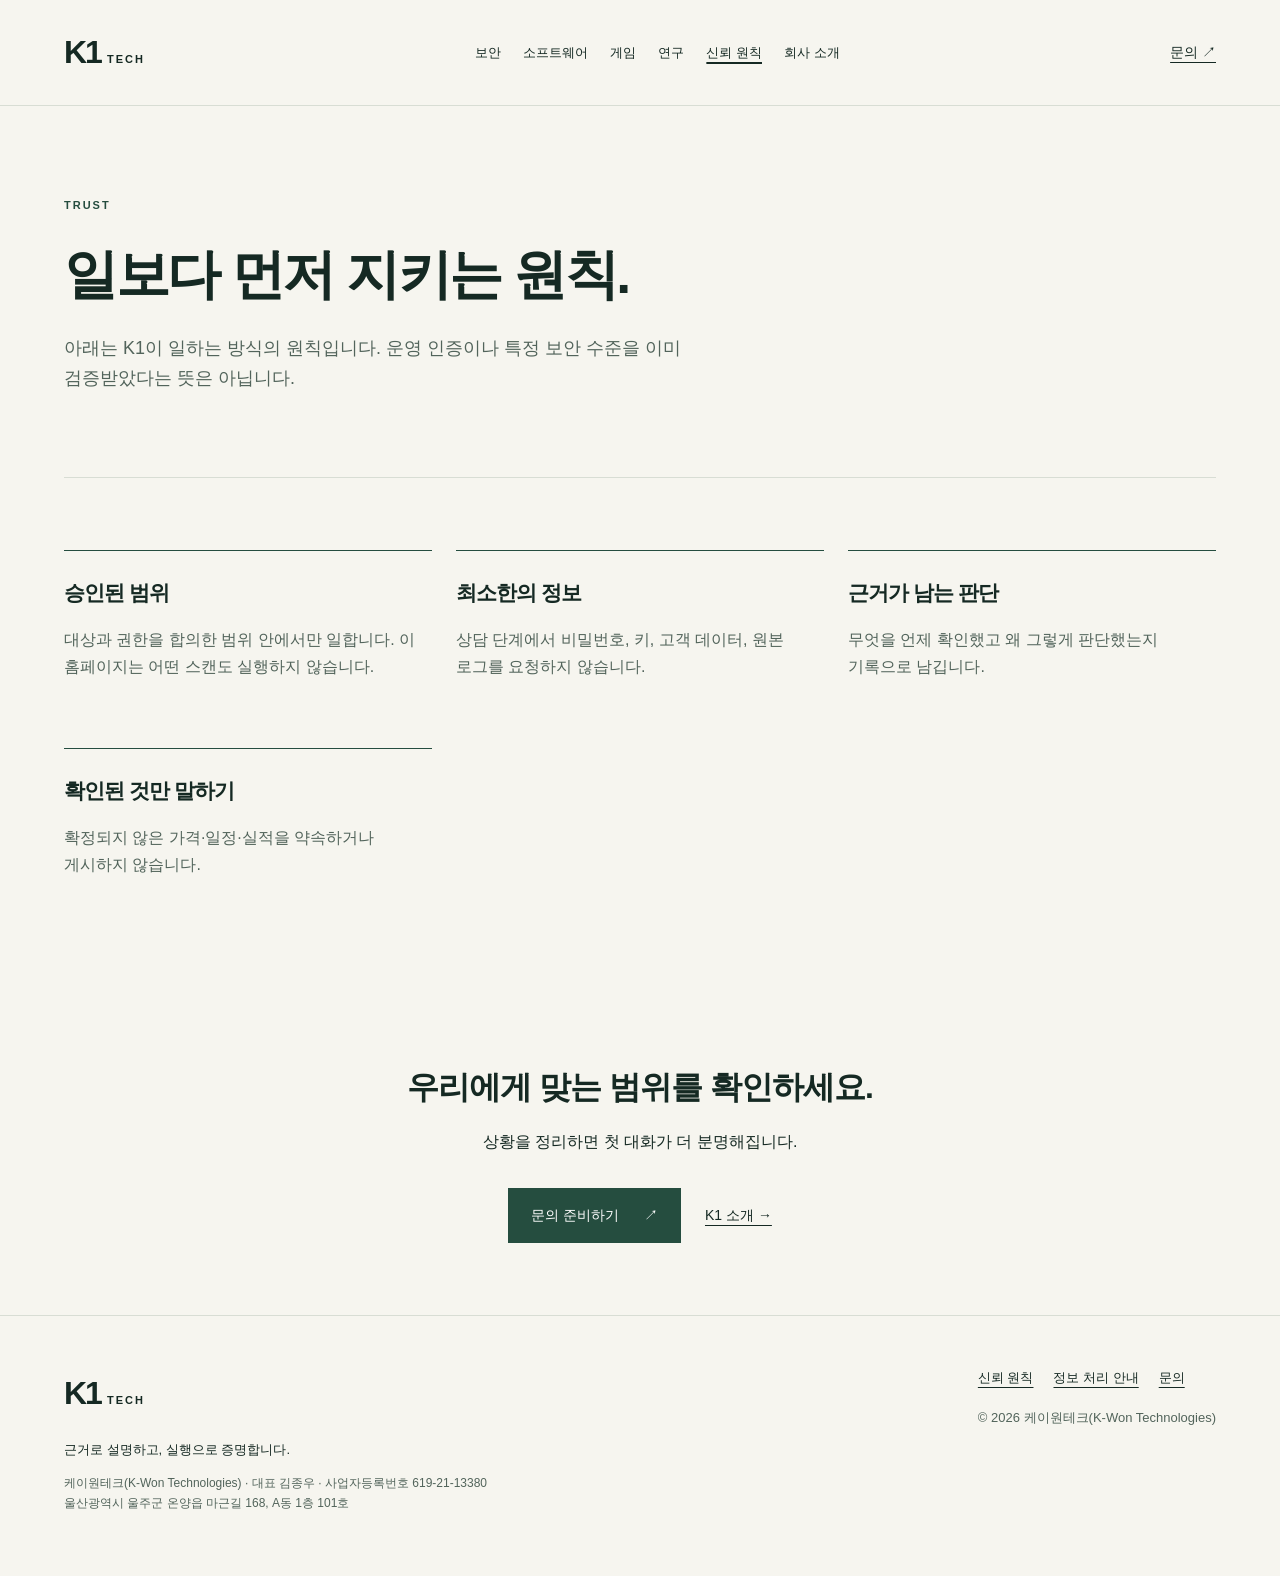
<file: trust/index.html>
<!doctype html><html lang="ko"><head><meta charset="utf-8"><meta name="viewport" content="width=device-width,initial-scale=1"><title>일보다 먼저 지키는 원칙. | K1 Tech</title><meta name="description" content="아래는 K1이 일하는 방식의 원칙입니다. 운영 인증이나 특정 보안 수준을 이미 검증받았다는 뜻은 아닙니다."><meta name="robots" content="noindex,nofollow"><meta property="og:title" content="일보다 먼저 지키는 원칙. | K1 Tech"><meta property="og:description" content="아래는 K1이 일하는 방식의 원칙입니다. 운영 인증이나 특정 보안 수준을 이미 검증받았다는 뜻은 아닙니다."><meta property="og:type" content="website"><meta name="theme-color" content="#254d3f"><link rel="icon" href="/favicon.svg" type="image/svg+xml"><link rel="stylesheet" href="/style.css"><script type="module" src="/client.js"></script></head><body><a class="skip" href="#main">본문 바로가기</a><header><a class="brand" href="/" aria-label="K1 Tech 홈">K1<span>TECH</span></a><nav aria-label="주 메뉴"><a href="/security/">보안</a><a href="/software/">소프트웨어</a><a href="/games/">게임</a><a href="/research/">연구</a><a href="/trust/" aria-current="page">신뢰 원칙</a><a href="/company/">회사 소개</a></nav><a class="header-cta" href="/contact/">문의 ↗</a></header><main id="main"><section class="hero"><div><p class="eyebrow">TRUST</p><h1>일보다 먼저 지키는 원칙.</h1><p class="intro">아래는 K1이 일하는 방식의 원칙입니다. 운영 인증이나 특정 보안 수준을 이미 검증받았다는 뜻은 아닙니다.</p></div></section><section><div class="cards"><article class="card"><h2>승인된 범위</h2><p>대상과 권한을 합의한 범위 안에서만 일합니다. 이 홈페이지는 어떤 스캔도 실행하지 않습니다.</p></article><article class="card"><h2>최소한의 정보</h2><p>상담 단계에서 비밀번호, 키, 고객 데이터, 원본 로그를 요청하지 않습니다.</p></article><article class="card"><h2>근거가 남는 판단</h2><p>무엇을 언제 확인했고 왜 그렇게 판단했는지 기록으로 남깁니다.</p></article><article class="card"><h2>확인된 것만 말하기</h2><p>확정되지 않은 가격·일정·실적을 약속하거나 게시하지 않습니다.</p></article></div></section><section class="closing"><h2>우리에게 맞는 범위를 확인하세요.</h2><p>상황을 정리하면 첫 대화가 더 분명해집니다.</p><div class="actions"><a class="button" href="/contact/">문의 준비하기 <span aria-hidden="true">↗</span></a><a class="text-link" href="/company/">K1 소개 →</a></div></section></main><footer><div><a class="brand" href="/">K1<span>TECH</span></a><p>근거로 설명하고, 실행으로 증명합니다.</p><p class="biz">케이원테크(K-Won Technologies) · 대표 김종우 · 사업자등록번호 619-21-13380<br>울산광역시 울주군 온양읍 마근길 168, A동 1층 101호</p></div><div><a href="/trust/">신뢰 원칙</a><a href="/privacy/">정보 처리 안내</a><a href="/contact/">문의</a><p class="muted">© 2026 케이원테크(K-Won Technologies)</p></div></footer></body></html>
</file>
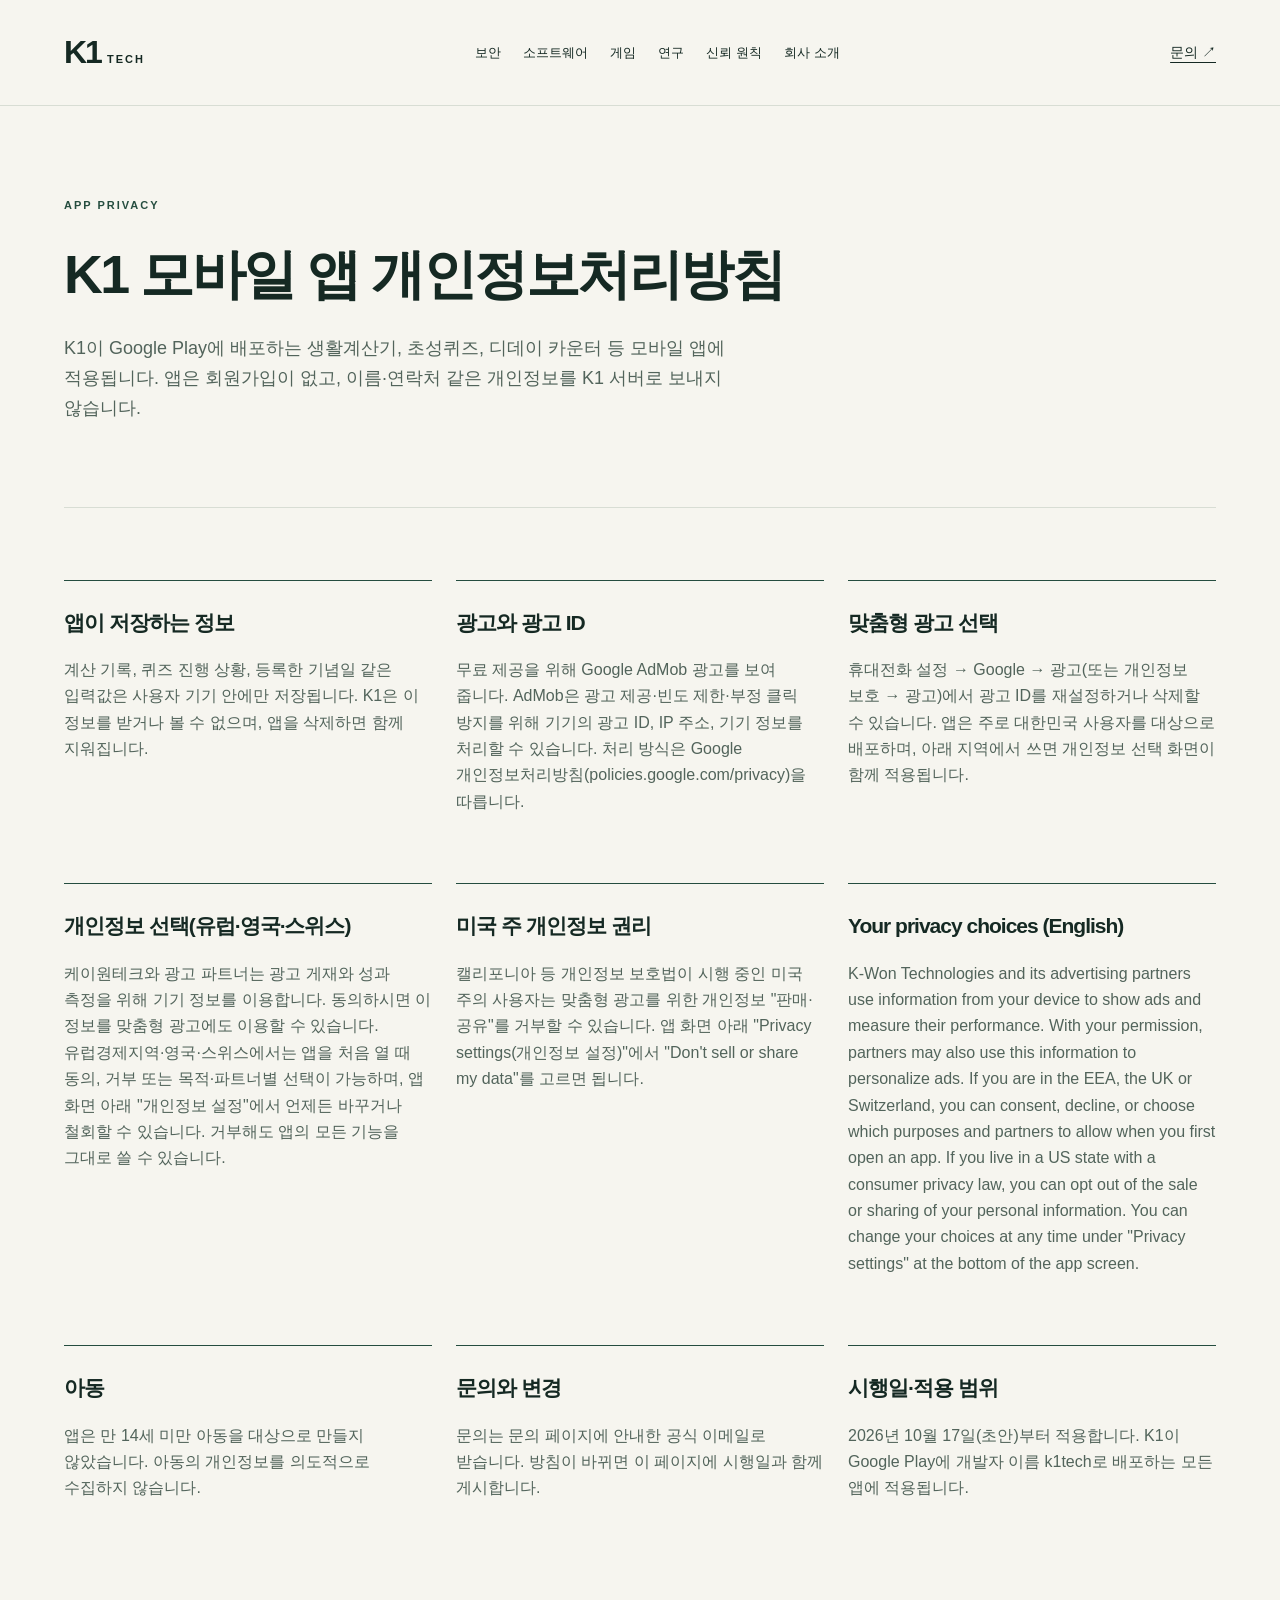
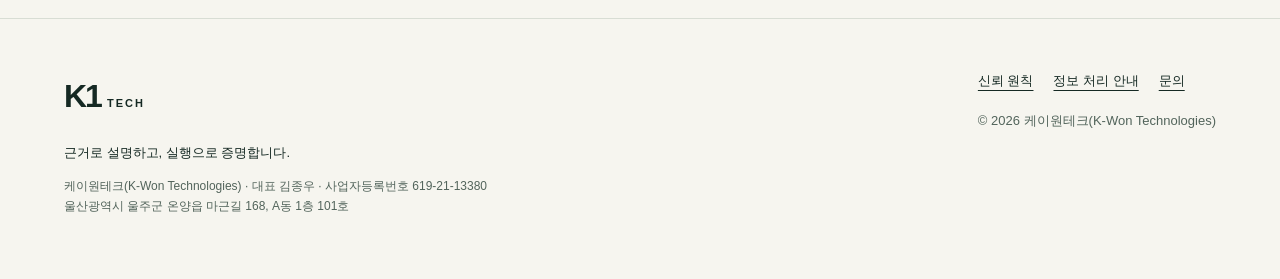
<file: apps/privacy/index.html>
<!doctype html><html lang="ko"><head><meta charset="utf-8"><meta name="viewport" content="width=device-width,initial-scale=1"><title>K1 모바일 앱 개인정보처리방침 | K1 Tech</title><meta name="description" content="K1이 Google Play에 배포하는 생활계산기, 초성퀴즈, 디데이 카운터 등 모바일 앱에 적용됩니다. 앱은 회원가입이 없고, 이름·연락처 같은 개인정보를 K1 서버로 보내지 않습니다."><meta name="robots" content="noindex,nofollow"><meta property="og:title" content="K1 모바일 앱 개인정보처리방침 | K1 Tech"><meta property="og:description" content="K1이 Google Play에 배포하는 생활계산기, 초성퀴즈, 디데이 카운터 등 모바일 앱에 적용됩니다. 앱은 회원가입이 없고, 이름·연락처 같은 개인정보를 K1 서버로 보내지 않습니다."><meta property="og:type" content="website"><meta name="theme-color" content="#254d3f"><link rel="icon" href="/favicon.svg" type="image/svg+xml"><link rel="stylesheet" href="/style.css"><script type="module" src="/client.js"></script></head><body><a class="skip" href="#main">본문 바로가기</a><header><a class="brand" href="/" aria-label="K1 Tech 홈">K1<span>TECH</span></a><nav aria-label="주 메뉴"><a href="/security/">보안</a><a href="/software/">소프트웨어</a><a href="/games/">게임</a><a href="/research/">연구</a><a href="/trust/">신뢰 원칙</a><a href="/company/">회사 소개</a></nav><a class="header-cta" href="/contact/">문의 ↗</a></header><main id="main"><section class="hero"><div><p class="eyebrow">APP PRIVACY</p><h1>K1 모바일 앱 개인정보처리방침</h1><p class="intro">K1이 Google Play에 배포하는 생활계산기, 초성퀴즈, 디데이 카운터 등 모바일 앱에 적용됩니다. 앱은 회원가입이 없고, 이름·연락처 같은 개인정보를 K1 서버로 보내지 않습니다.</p></div></section><section><div class="cards"><article class="card"><h2>앱이 저장하는 정보</h2><p>계산 기록, 퀴즈 진행 상황, 등록한 기념일 같은 입력값은 사용자 기기 안에만 저장됩니다. K1은 이 정보를 받거나 볼 수 없으며, 앱을 삭제하면 함께 지워집니다.</p></article><article class="card"><h2>광고와 광고 ID</h2><p>무료 제공을 위해 Google AdMob 광고를 보여 줍니다. AdMob은 광고 제공·빈도 제한·부정 클릭 방지를 위해 기기의 광고 ID, IP 주소, 기기 정보를 처리할 수 있습니다. 처리 방식은 Google 개인정보처리방침(policies.google.com/privacy)을 따릅니다.</p></article><article class="card"><h2>맞춤형 광고 선택</h2><p>휴대전화 설정 → Google → 광고(또는 개인정보 보호 → 광고)에서 광고 ID를 재설정하거나 삭제할 수 있습니다. 앱은 주로 대한민국 사용자를 대상으로 배포하며, 아래 지역에서 쓰면 개인정보 선택 화면이 함께 적용됩니다.</p></article><article class="card"><h2>개인정보 선택(유럽·영국·스위스)</h2><p>케이원테크와 광고 파트너는 광고 게재와 성과 측정을 위해 기기 정보를 이용합니다. 동의하시면 이 정보를 맞춤형 광고에도 이용할 수 있습니다. 유럽경제지역·영국·스위스에서는 앱을 처음 열 때 동의, 거부 또는 목적·파트너별 선택이 가능하며, 앱 화면 아래 &quot;개인정보 설정&quot;에서 언제든 바꾸거나 철회할 수 있습니다. 거부해도 앱의 모든 기능을 그대로 쓸 수 있습니다.</p></article><article class="card"><h2>미국 주 개인정보 권리</h2><p>캘리포니아 등 개인정보 보호법이 시행 중인 미국 주의 사용자는 맞춤형 광고를 위한 개인정보 &quot;판매·공유&quot;를 거부할 수 있습니다. 앱 화면 아래 &quot;Privacy settings(개인정보 설정)&quot;에서 &quot;Don&#39;t sell or share my data&quot;를 고르면 됩니다.</p></article><article class="card"><h2>Your privacy choices (English)</h2><p>K-Won Technologies and its advertising partners use information from your device to show ads and measure their performance. With your permission, partners may also use this information to personalize ads. If you are in the EEA, the UK or Switzerland, you can consent, decline, or choose which purposes and partners to allow when you first open an app. If you live in a US state with a consumer privacy law, you can opt out of the sale or sharing of your personal information. You can change your choices at any time under &quot;Privacy settings&quot; at the bottom of the app screen.</p></article><article class="card"><h2>아동</h2><p>앱은 만 14세 미만 아동을 대상으로 만들지 않았습니다. 아동의 개인정보를 의도적으로 수집하지 않습니다.</p></article><article class="card"><h2>문의와 변경</h2><p>문의는 문의 페이지에 안내한 공식 이메일로 받습니다. 방침이 바뀌면 이 페이지에 시행일과 함께 게시합니다.</p></article><article class="card"><h2>시행일·적용 범위</h2><p>2026년 10월 17일(초안)부터 적용합니다. K1이 Google Play에 개발자 이름 k1tech로 배포하는 모든 앱에 적용됩니다.</p></article></div></section></main><footer><div><a class="brand" href="/">K1<span>TECH</span></a><p>근거로 설명하고, 실행으로 증명합니다.</p><p class="biz">케이원테크(K-Won Technologies) · 대표 김종우 · 사업자등록번호 619-21-13380<br>울산광역시 울주군 온양읍 마근길 168, A동 1층 101호</p></div><div><a href="/trust/">신뢰 원칙</a><a href="/privacy/">정보 처리 안내</a><a href="/contact/">문의</a><p class="muted">© 2026 케이원테크(K-Won Technologies)</p></div></footer></body></html>
</file>
<file: style.css>
@charset "UTF-8";
:root{color-scheme:light;--ink:#152923;--green:#254d3f;--paper:#f6f5ef;--line:#d8ddd4;--muted:#52645b}
*{box-sizing:border-box}body{margin:0;background:var(--paper);color:var(--ink);font-family:Arial,"Malgun Gothic",sans-serif;line-height:1.65;word-break:keep-all;overflow-wrap:anywhere}a{color:inherit;text-underline-offset:5px}a,button,input,textarea,select{touch-action:manipulation}a:focus-visible,button:focus-visible,textarea:focus-visible,select:focus-visible{outline:3px solid #b16521;outline-offset:5px}.skip{position:absolute;top:-80px;left:16px;padding:12px;background:white;z-index:20}.skip:focus{top:10px}header{max-width:1440px;margin:auto;padding:26px 5%;display:flex;align-items:center;gap:35px;border-bottom:1px solid var(--line)}.brand{display:inline-flex;align-items:baseline;gap:6px;font-size:32px;font-weight:800;letter-spacing:-2px;text-decoration:none}.brand span{font-size:11px;letter-spacing:2px}nav{display:flex;gap:22px;flex:1;justify-content:center;flex-wrap:wrap}nav a{font-size:13px;text-decoration:none;padding:7px 0}nav a[aria-current]{text-decoration:underline;text-decoration-thickness:2px}.header-cta{font-size:14px;white-space:nowrap}main,footer{max-width:1280px;margin:auto;padding:0 5%}section{padding:72px 0}.hero{padding:90px 0 65px;border-bottom:1px solid var(--line)}.home{display:grid;grid-template-columns:1.25fr 1fr;gap:80px;align-items:center}.eyebrow{font-size:11px;letter-spacing:2px;font-weight:700;color:var(--green);margin:0 0 28px}h1{font-size:clamp(36px,4.2vw,62px);line-height:1.2;letter-spacing:-2.5px;max-width:850px;margin:0 0 28px}h2{font-size:32px;line-height:1.35;letter-spacing:-1px;font-weight:600;margin:0 0 20px}.intro{font-size:18px;color:var(--muted);max-width:720px}.actions{display:flex;align-items:center;gap:24px;margin-top:32px;flex-wrap:wrap}.button{display:inline-flex;justify-content:center;align-items:center;gap:25px;background:var(--green);color:white;border:1px solid var(--green);padding:15px 22px;font:inherit;font-size:14px;text-decoration:none;cursor:pointer;min-height:48px}.button:hover{background:#18392d}.text-link{font-size:14px}.flow{padding:35px;background:#e8ece2;border-top:3px solid var(--green)}.flow ol{list-style:none;padding:0;margin:0}.flow li{display:flex;gap:22px;font-size:20px;padding:20px 0;border-bottom:1px solid #c9d0c3}.flow li span{font-family:monospace;font-size:12px;color:var(--muted);padding-top:7px}.flow>p:last-child{font-size:13px;margin-top:30px;color:var(--muted)}.cards{display:grid;grid-template-columns:repeat(3,1fr);gap:24px}.card{padding:28px 0;border-top:1px solid var(--green)}.card h2{font-size:21px}.card p{color:var(--muted);font-size:16px}.muted{font-size:13px;color:var(--muted)}.report{background:var(--green);color:white;padding:50px;display:flex;align-items:center;justify-content:space-between;gap:35px}.report .eyebrow{color:#ccdccc}.report p{color:#e4eae3}.secondary{border-color:#e4eae3}.closing{text-align:center}.closing .actions{justify-content:center}.form-section{max-width:760px}.form-grid{display:grid;grid-template-columns:1fr 1fr;gap:24px}label{display:block;font-weight:600;margin-bottom:24px}textarea,select{display:block;width:100%;padding:14px;border:1px solid #86998c;border-radius:0;background:white;color:var(--ink);font:inherit;font-weight:400;margin-top:9px}textarea{resize:vertical}footer{padding-top:45px;padding-bottom:50px;border-top:1px solid var(--line);display:flex;justify-content:space-between;gap:35px;font-size:13px}footer a{display:inline-block;margin-right:20px;padding:6px 0}
@media(max-width:950px){header{gap:15px;flex-wrap:wrap}nav{order:3;flex-basis:100%;width:100%;justify-content:flex-start;gap:10px 23px}.header-cta{margin-left:auto}.home{gap:35px;grid-template-columns:1fr 1fr}.cards{grid-template-columns:repeat(2,1fr)}}
@media(max-width:640px){header{padding:16px 6%}main,footer{padding-left:6%;padding-right:6%}nav{gap:4px 20px}nav a{font-size:12px;min-height:38px}.hero{padding-top:50px}.home{grid-template-columns:1fr}.flow{margin-top:20px;padding:26px}section{padding:45px 0}h1{letter-spacing:-1.5px}.cards,.form-grid{grid-template-columns:1fr}.cards{gap:5px}.report{padding:30px;display:block}.report .button{margin-top:12px}.intro{font-size:17px}footer{display:block}footer>div+div{margin-top:20px}.actions{gap:20px}h2{font-size:28px}}
/* k1tech-web 추가: 사업 라인·단계·사업자 정보 */
.section-head{margin-bottom:34px}.lines{display:grid;grid-template-columns:repeat(3,1fr);gap:24px}.line{display:block;position:relative;padding:30px 28px 56px;background:#fff;border:1px solid var(--line);border-top:3px solid var(--green);text-decoration:none;transition:border-color .15s}.line:hover{border-color:var(--green)}.line .eyebrow{margin-bottom:16px}.line h2{font-size:24px;margin-bottom:12px}.line p{color:var(--muted);margin:0}.line .more{position:absolute;right:26px;bottom:20px;font-size:20px}
.steps{list-style:none;counter-reset:s;padding:0;margin:0;display:grid;gap:0}.steps li{counter-increment:s;display:flex;gap:22px;padding:18px 0;border-bottom:1px solid var(--line);font-size:17px}.steps li::before{content:"0" counter(s);font-family:monospace;font-size:12px;color:var(--muted);padding-top:5px}
.facts dl{display:grid;grid-template-columns:160px 1fr;gap:12px 24px;margin:0;max-width:760px}.facts dt{font-weight:700;color:var(--muted)}.facts dd{margin:0}.biz{font-size:12px;color:var(--muted);line-height:1.7}.contact-email{margin-top:40px;padding-top:30px;border-top:1px solid var(--line)}.contact-email p a{font-size:20px;font-weight:700}
@media(max-width:950px){.lines{grid-template-columns:1fr}}
@media(max-width:640px){.facts dl{grid-template-columns:1fr;gap:2px}.facts dd{margin-bottom:12px}}
</file>
